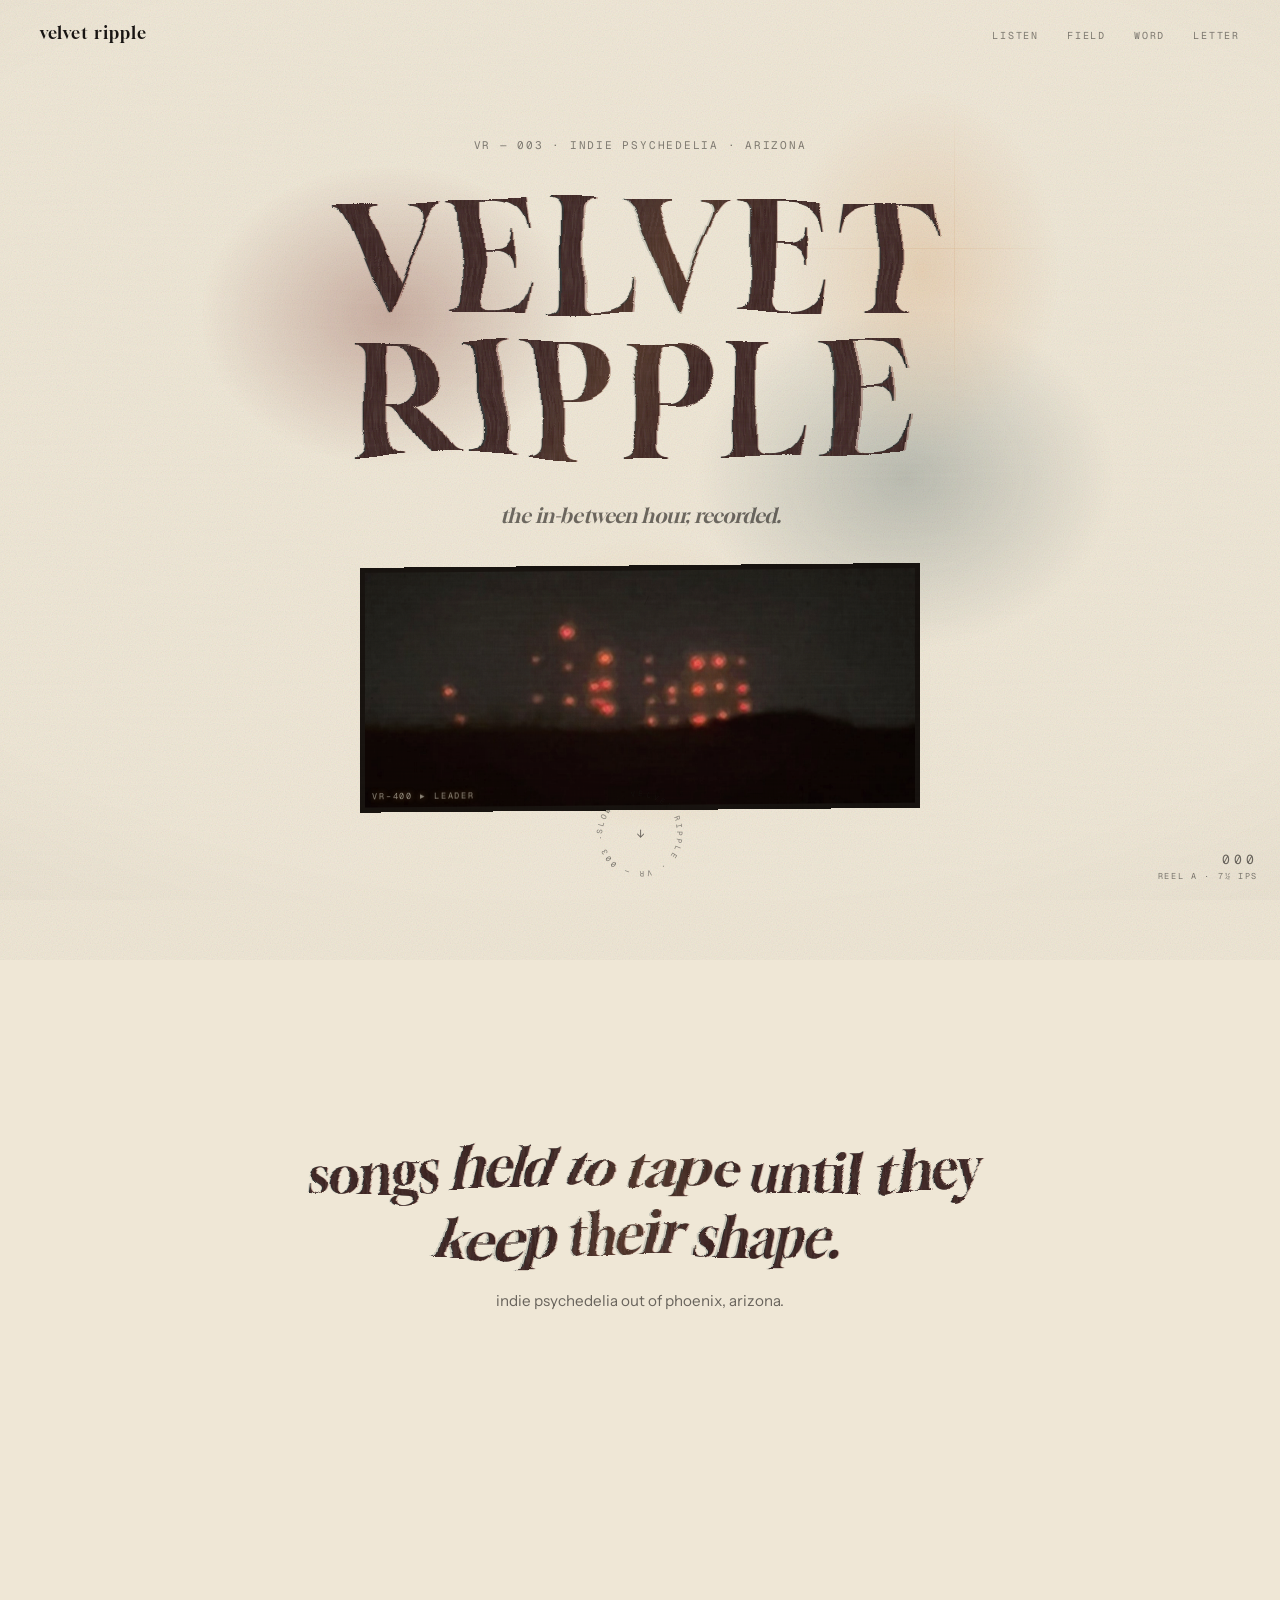
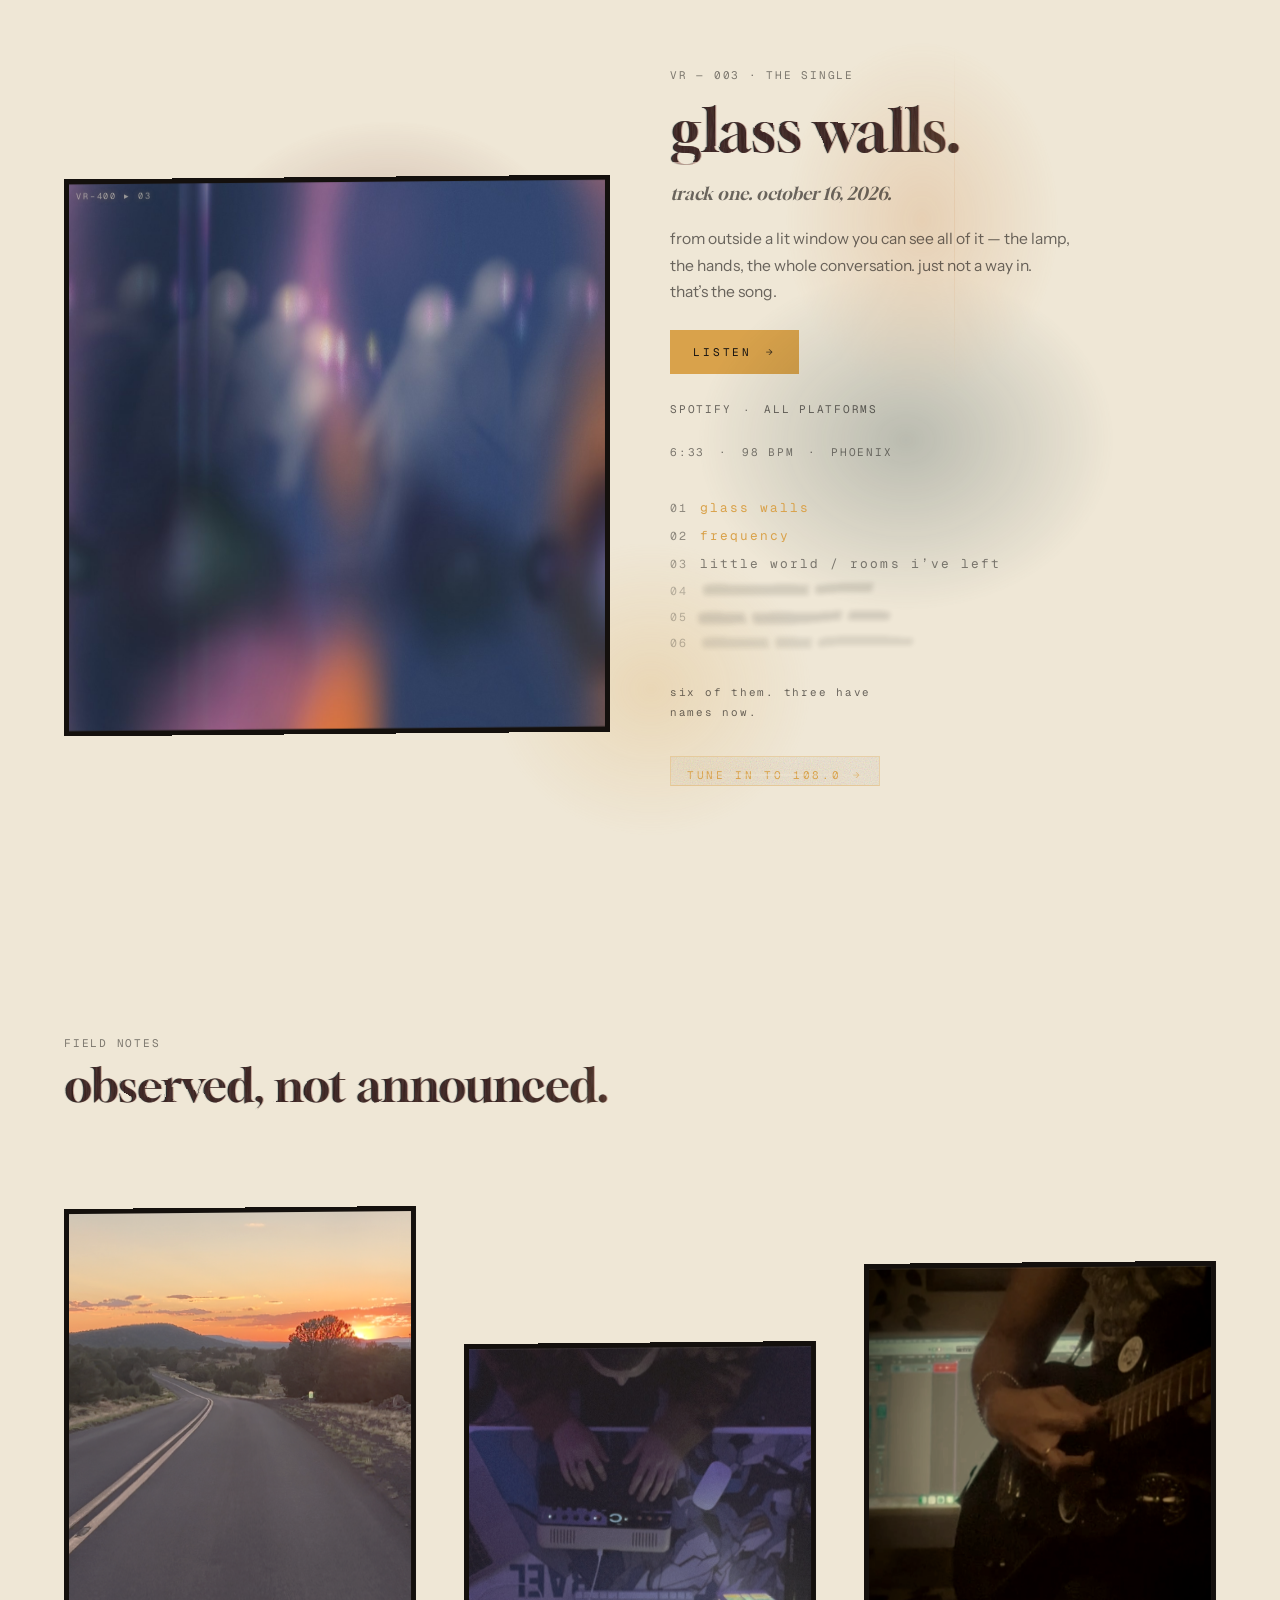
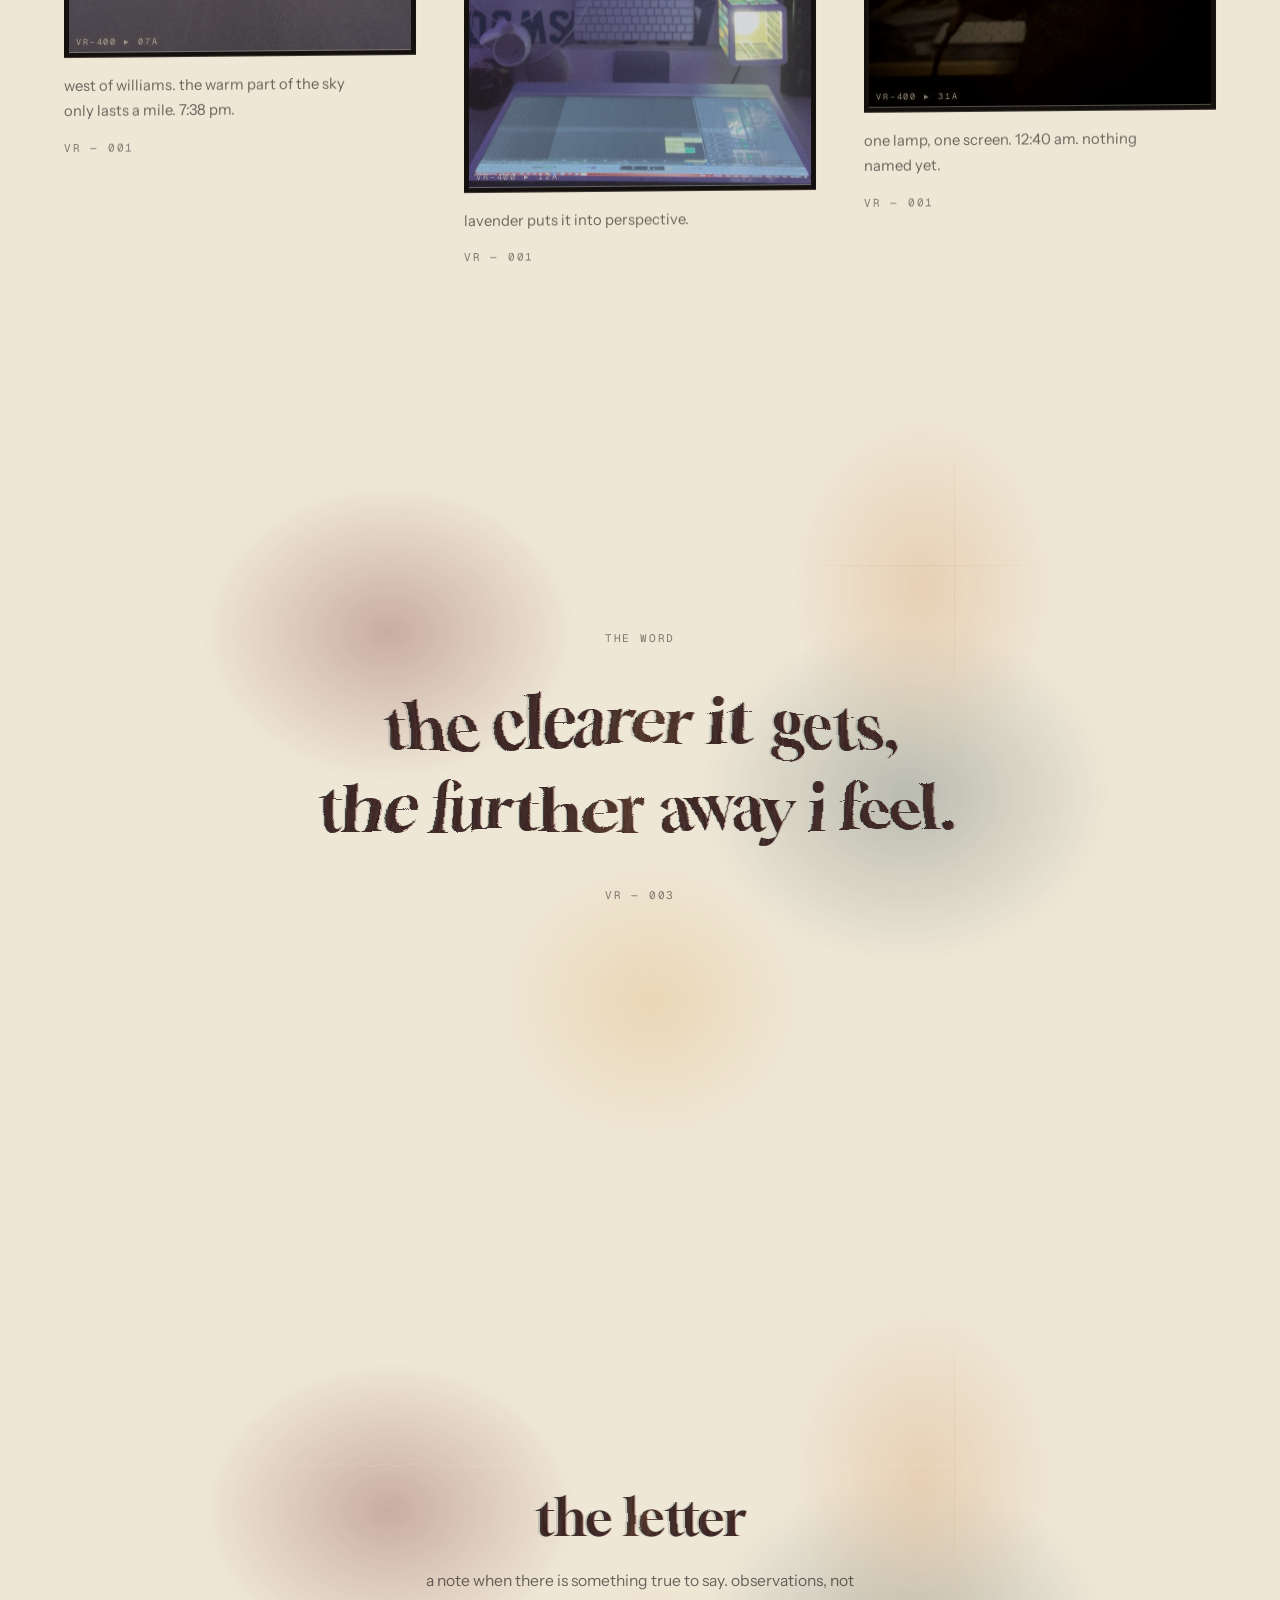
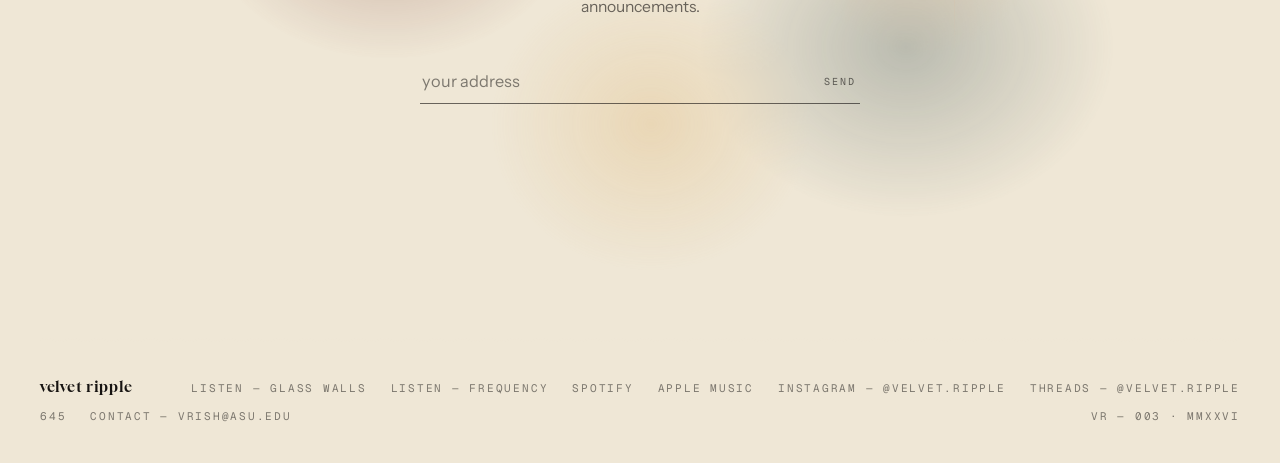
<file: index.html>
<!DOCTYPE html>
<html lang="en">
<head>
<meta charset="UTF-8">
<meta name="viewport" content="width=device-width, initial-scale=1.0">
<title>Velvet Ripple — Indie Psychedelia from Phoenix, Arizona</title>
<meta name="description" content="Indie psychedelia from Phoenix, Arizona — analog, nocturnal, tape-first, made for the in-between hour. New single Glass Walls out October 16, 2026.">
<link rel="canonical" href="https://velvetripple.art/">
<meta name="robots" content="index,follow,max-image-preview:large,max-snippet:-1">
<meta name="theme-color" content="#161311">
<meta property="og:type" content="website">
<meta property="og:site_name" content="Velvet Ripple">
<meta property="og:locale" content="en_US">
<meta property="og:url" content="https://velvetripple.art/">
<meta property="og:title" content="Velvet Ripple — Indie Psychedelia from Phoenix, Arizona">
<meta property="og:description" content="Analog, nocturnal, tape-first. Music for the in-between hour. New single Glass Walls out October 16, 2026.">
<meta property="og:image" content="https://velvetripple.art/assets/og/velvet-ripple-og.png">
<meta property="og:image:width" content="1200">
<meta property="og:image:height" content="630">
<meta property="og:image:alt" content="The Velvet Ripple wordmark in bone on an inkwell ground.">
<meta name="twitter:card" content="summary_large_image">
<meta name="twitter:title" content="Velvet Ripple — Indie Psychedelia from Phoenix, Arizona">
<meta name="twitter:description" content="Analog, nocturnal, tape-first. Music for the in-between hour. New single Glass Walls out October 16, 2026.">
<meta name="twitter:image" content="https://velvetripple.art/assets/og/velvet-ripple-og.png">
<meta name="twitter:image:alt" content="The Velvet Ripple wordmark in bone on an inkwell ground.">
<link rel="me" href="https://instagram.com/velvet.ripple">
<link rel="me" href="https://www.threads.com/@velvet.ripple">
<link rel="icon" href="assets/velvet-ripple-favicon.png">
<link rel="preload" href="fonts/Gloock-Regular.ttf" as="font" type="font/ttf" crossorigin>
<link rel="stylesheet" href="colors_and_type.css">
<script type="application/ld+json">
{"@context":"https://schema.org","@graph":[
{"@type":"MusicGroup","@id":"https://velvetripple.art/#artist","name":"Velvet Ripple","alternateName":"velvet ripple","url":"https://velvetripple.art/","mainEntityOfPage":"https://velvetripple.art/","description":"Velvet Ripple is a solo indie psychedelia project based in Phoenix, Arizona. Analog and nocturnal — songs written and recorded to tape for the in-between hour. Debut single Frequency released September 4, 2026; second single Glass Walls out October 16, 2026.","disambiguatingDescription":"Indie psychedelia project from Phoenix, Arizona, catalogued VR — 001. Distinct from other recording artists sharing the name Velvet Ripple.","genre":["Indie psychedelia","Psychedelic pop","Experimental pop","Bedroom pop"],"foundingDate":"2026","foundingLocation":{"@type":"Place","name":"Phoenix, Arizona","address":{"@type":"PostalAddress","addressLocality":"Phoenix","addressRegion":"AZ","addressCountry":"US"}},"image":"https://velvetripple.art/assets/og/velvet-ripple-og.png","logo":"https://velvetripple.art/assets/velvet-ripple-mark.svg","email":"vrish@asu.edu","sameAs":["https://instagram.com/velvet.ripple","https://www.threads.com/@velvet.ripple","https://open.spotify.com/artist/0RsDPd4YAbItk7TRinifoD","https://music.apple.com/us/artist/velvet-ripple/6805790493"],"track":[{"@id":"https://velvetripple.art/#glass-walls"},{"@id":"https://velvetripple.art/#frequency"}]},
{"@type":"MusicRecording","@id":"https://velvetripple.art/#glass-walls","name":"Glass Walls","byArtist":{"@id":"https://velvetripple.art/#artist"},"datePublished":"2026-10-16","duration":"PT6M34S","inLanguage":"en","genre":["Indie psychedelia","Dream pop"],"description":"Second single from Velvet Ripple. Slow-burning dream pop, 98 BPM, recorded in Phoenix, Arizona.","sameAs":["https://open.spotify.com/track/2inmdB5BI77fAMbQbGTOsR"]},
{"@type":"MusicRecording","@id":"https://velvetripple.art/#frequency","name":"Frequency","byArtist":{"@id":"https://velvetripple.art/#artist"},"datePublished":"2026-09-04","duration":"PT3M36S","inLanguage":"en","genre":"Indie psychedelia","description":"Debut single from Velvet Ripple. Nocturnal indie synth-pop, 108 BPM, recorded in Phoenix, Arizona.","sameAs":["https://open.spotify.com/track/4k4px5YEAr4J5agiA6WUmD","https://music.apple.com/us/album/frequency/6804748614?i=6804748625"]},
{"@type":"WebSite","@id":"https://velvetripple.art/#website","url":"https://velvetripple.art/","name":"Velvet Ripple","inLanguage":"en","publisher":{"@id":"https://velvetripple.art/#artist"}}]}
</script>
<style>
  /* ============================================================
     VELVET RIPPLE — Liquid Velvet site · v5 (release)
     calm at rest · liquefies on scroll · bone sinks to inkwell
     sept 4 2026: the single is named, the cover is sharp, the site can be listened to
     indie psychedelia: a liquid light show under every scene,
     climate-graded photos, ripple rings, warped display type
     analog: paper fiber · velvet nap · dust · vignette ·
     misregistered print · film rebates · tape counter
     ============================================================ */
  *{ box-sizing:border-box; margin:0; padding:0; }
  html{ scroll-behavior:smooth; }

  /* page climate — JS flips body[data-climate] as you descend */
  body{ --pg:#EFE7D6; --pfg:#161311;
        --pfg2:rgba(22,19,17,.62); --pfg3:rgba(22,19,17,.52);
        --prule:rgba(22,19,17,.18);
        /* v2 print-plate colors per climate */
        --mis-a:rgba(107,30,26,.32); --mis-b:rgba(43,69,73,.18); --halo:rgba(0,0,0,0);
        background:var(--pg); color:var(--pfg);
        font-family:var(--font-body);
        -webkit-font-smoothing:antialiased;
        /* the GROUND colour is not transitioned here — .ground crossfades it
           on the compositor, scroll-linked. this rule only paints the canvas
           behind the overscroll rubber-band, so it eases slowly and cheaply. */
        transition:background-color .9s linear, color var(--clim-dur,.45s) ease;
        overflow-x:hidden; }
  body[data-climate="teal"]{ --pg:#2B4549; --pfg:#EFE7D6;
        --pfg2:rgba(239,231,214,.66); --pfg3:rgba(239,231,214,.46);
        --prule:rgba(239,231,214,.20);
        --mis-a:rgba(22,19,17,.42); --mis-b:rgba(239,231,214,.14); --halo:rgba(217,162,75,.10); }
  body[data-climate="ink"]{ --pg:#161311; --pfg:#EFE7D6;
        --pfg2:rgba(239,231,214,.62); --pfg3:rgba(239,231,214,.44);
        --prule:rgba(239,231,214,.16);
        --mis-a:rgba(107,30,26,.55); --mis-b:rgba(217,162,75,.16); --halo:rgba(217,162,75,.15); }

  /* ---- the ground ---------------------------------------------
     one solid pane per climate, stacked, crossfaded by OPACITY alone —
     a compositor property, so the recolour costs no paint. liquid-scroll.js
     builds the panes from the [data-climate] sections and drives their
     opacities straight from scrollY. */
  .ground{ position:fixed; inset:0; z-index:-1; pointer-events:none;
    contain:layout paint style; }
  .ground i{ position:absolute; inset:0; opacity:0; }
  .ground i + i{ will-change:opacity; }
  .ground .g-bone{ background:#EFE7D6; }
  .ground .g-teal{ background:#2B4549; }
  .ground .g-ink{  background:#161311; }

  a{ color:inherit; text-decoration:none; }
  ::selection{ background:#6B1E1A; color:#EFE7D6; }

  /* focus — the system's oxblood outline comes from colors_and_type.css;
     on dark climates honey carries it instead */
  body[data-climate="teal"] :focus-visible,
  body[data-climate="ink"] :focus-visible{ outline-color:var(--vr-honey); }

  .mono{ font-family:var(--font-mono); font-size:11px; letter-spacing:.16em;
         text-transform:uppercase; color:var(--pfg3);
         transition:color var(--clim-dur,.45s) cubic-bezier(.33,0,.2,1); }

  /* the liquid — the melt filter drives DISPLAY TYPE ONLY. photos are
     moved by the compositor (transforms), never re-rasterized. */
  /* velvet type — melt via #vr-liquid; the pile lives in the glyph fill
     (background-clip:text = painted once, zero per-frame cost) */
  .velvet-word, .warp{ background-color:var(--pfg);
    background-image:url("data:image/svg+xml,%3Csvg xmlns='http://www.w3.org/2000/svg' width='210' height='210'%3E%3Cfilter id='v'%3E%3CfeTurbulence type='fractalNoise' baseFrequency='0.5 0.04' numOctaves='3' seed='9' stitchTiles='stitch'/%3E%3CfeColorMatrix type='saturate' values='0'/%3E%3C/filter%3E%3Crect width='100%25' height='100%25' filter='url(%23v)' opacity='0.32'/%3E%3C/svg%3E"),
      linear-gradient(115deg, rgba(217,162,75,0) 40%, rgba(217,162,75,.2) 50%, rgba(217,162,75,0) 60%);
    -webkit-background-clip:text; background-clip:text; color:transparent;
    transition:background-color var(--clim-dur,.45s) cubic-bezier(.33,0,.2,1); }
  .velvet-word{ filter:url(#vr-liquid); will-change:filter; }

  /* ---- material plates ----------------------------------------
     budget: exactly TWO blended full-viewport layers. every extra one
     forces the whole viewport to recomposite on each scroll frame,
     which is what made v3 sludgy. paper + velvet nap + projector dust
     are one static soft-light sheet; grain is the only animated plate;
     the vignette is plain alpha, so it costs nothing to blend. */
  .stock{ position:fixed; inset:0; pointer-events:none; z-index:58;
    mix-blend-mode:soft-light; opacity:var(--paper-o,.5);
    background-image:url("data:image/svg+xml,%3Csvg xmlns='http://www.w3.org/2000/svg' width='240' height='240'%3E%3Cfilter id='p'%3E%3CfeTurbulence type='fractalNoise' baseFrequency='0.010 0.30' numOctaves='3' seed='11' stitchTiles='stitch'/%3E%3CfeColorMatrix type='saturate' values='0'/%3E%3C/filter%3E%3Crect width='100%25' height='100%25' filter='url(%23p)' opacity='0.55'/%3E%3C/svg%3E"); }
  /* the nap and the dust ride INSIDE the same blended layer as pseudo-
     elements — independent knobs, still only one viewport blend */
  .stock::before, .stock::after{ content:""; position:absolute; inset:0; }
  .stock::before{ opacity:var(--nap-o,.55);
    background-image:url("data:image/svg+xml,%3Csvg xmlns='http://www.w3.org/2000/svg' width='210' height='210'%3E%3Cfilter id='v'%3E%3CfeTurbulence type='fractalNoise' baseFrequency='0.55 0.035' numOctaves='3' seed='9' stitchTiles='stitch'/%3E%3CfeColorMatrix type='saturate' values='0'/%3E%3C/filter%3E%3Crect width='100%25' height='100%25' filter='url(%23v)' opacity='0.6'/%3E%3C/svg%3E"),
      linear-gradient(115deg, rgba(239,231,214,0) 30%, rgba(239,231,214,.45) 44%, rgba(217,162,75,.26) 50%, rgba(239,231,214,.45) 56%, rgba(239,231,214,0) 70%); }
  .stock::after{ opacity:var(--dust-o,.4);
    background-image:url("data:image/svg+xml,%3Csvg xmlns='http://www.w3.org/2000/svg' width='430' height='430'%3E%3Cg fill='%23141009'%3E%3Ccircle cx='63' cy='118' r='1.1'/%3E%3Ccircle cx='299' cy='47' r='.7'/%3E%3Ccircle cx='372' cy='268' r='1.3'/%3E%3Ccircle cx='151' cy='341' r='.8'/%3E%3Crect x='218' y='166' width='1' height='9' transform='rotate(24 218 166)'/%3E%3C/g%3E%3C/svg%3E"); }

  /* film grain — the one animated plate; transform-only jitter */
  .grain{ position:fixed; inset:-60px; pointer-events:none; z-index:60;
    mix-blend-mode:multiply; opacity:calc(var(--grain-o,.55) * .5);
    will-change:transform; animation:grainJig 1.1s steps(4) infinite;
    background-image:url("data:image/svg+xml,%3Csvg xmlns='http://www.w3.org/2000/svg' width='180' height='180'%3E%3Cfilter id='n'%3E%3CfeTurbulence type='fractalNoise' baseFrequency='0.85' numOctaves='2' stitchTiles='stitch'/%3E%3C/filter%3E%3Crect width='100%25' height='100%25' filter='url(%23n)' opacity='0.6'/%3E%3C/svg%3E"); }
  @keyframes grainJig{
    0%{ transform:translate3d(0,0,0); } 25%{ transform:translate3d(-22px,14px,0); }
    50%{ transform:translate3d(14px,-26px,0); } 75%{ transform:translate3d(-10px,-12px,0); }
    100%{ transform:translate3d(0,0,0); } }

  /* v2 · enlarger vignette — alpha only, never blended */
  .vig{ position:fixed; inset:0; pointer-events:none; z-index:57;
    background:radial-gradient(ellipse 118% 96% at 50% 46%, rgba(0,0,0,0) 56%, rgba(18,14,11,var(--vig-o,.10)) 128%); }

  @media (prefers-reduced-motion: reduce){ .grain{ animation:none; } }

  /* v2 · misregistered print — second pass slightly off-register;
     on dark grounds the ghost warms into halation */
  .misreg{ text-shadow:
      var(--misx,1.2px) 0 0 var(--mis-a),
      calc(-1 * var(--misx,1.2px)) 0 0 var(--mis-b),
      0 0 30px var(--halo);
    transition:text-shadow var(--clim-dur,.45s) cubic-bezier(.33,0,.2,1); }

  /* v2 · film rebate — photos sit in negative frames w/ edge markings */
  .film{ position:relative; border:5px solid #14100D;
    box-shadow:0 0 0 1px rgba(239,231,214,.06) inset; }
  .rebate{ position:absolute; left:7px; bottom:5px; z-index:2;
    font-family:var(--font-mono); font-size:8.5px; letter-spacing:.22em;
    text-transform:uppercase; color:rgba(239,231,214,.55);
    text-shadow:0 0 6px rgba(217,162,75,.35); pointer-events:none; }

  /* v2 · tape counter — bottom right, fed by scroll */
  .tape{ position:fixed; right:22px; bottom:18px; z-index:45; text-align:right;
    display:flex; flex-direction:column; gap:2px; pointer-events:none; }
  .tape .tc-count{ font-family:var(--font-mono); font-size:13px; letter-spacing:.3em;
    color:var(--pfg2); font-variant-numeric:tabular-nums;
    transition:color var(--clim-dur,.45s) cubic-bezier(.33,0,.2,1); }
  .tape .tc-sub{ font-family:var(--font-mono); font-size:8.5px; letter-spacing:.2em;
    text-transform:uppercase; color:var(--pfg3);
    transition:color var(--clim-dur,.45s) cubic-bezier(.33,0,.2,1); }
  body[data-tape="off"] .tape{ display:none; }

  /* v4 · indie psychedelia — the liquid light show.
     wet-plate projector pools in brand inks, running under EVERY scene.
     scoped per-section + isolation:isolate so the blend is contained to
     that section's box instead of promoting the whole page. blobs move
     on transform and breathe on opacity — both compositor-only, so the
     light show is free during scroll. */
  .lit{ isolation:isolate; }
  .oil{ position:absolute; inset:0; overflow:hidden; pointer-events:none;
    mix-blend-mode:multiply; opacity:var(--oil-o,.34); }
  body[data-climate="teal"] .oil, body[data-climate="ink"] .oil{ mix-blend-mode:screen; }
  .oil i{ position:absolute; border-radius:50%; will-change:transform,opacity; }
  .oil .o1{ width:58vmin; height:46vmin; left:10%; top:12%;
    background:radial-gradient(closest-side, rgba(107,30,26,.85), rgba(107,30,26,0) 72%);
    animation:oilA 47s ease-in-out infinite alternate; }
  .oil .o2{ width:66vmin; height:54vmin; right:6%; top:26%;
    background:radial-gradient(closest-side, rgba(43,69,73,.8), rgba(43,69,73,0) 70%);
    animation:oilB 61s ease-in-out infinite alternate; }
  .oil .o3{ width:48vmin; height:44vmin; left:34%; bottom:2%;
    background:radial-gradient(closest-side, rgba(217,162,75,.68), rgba(217,162,75,0) 74%);
    animation:oilC 73s ease-in-out infinite alternate; }
  .oil .o4{ width:40vmin; height:52vmin; left:58%; top:4%;
    background:radial-gradient(closest-side, rgba(196,107,31,.55), rgba(196,107,31,0) 76%);
    animation:oilD 67s ease-in-out infinite alternate; }
  @keyframes oilA{ from{ transform:translate3d(0,0,0) scale(1); } to{ transform:translate3d(9vmin,6vmin,0) scale(1.28); } }
  @keyframes oilB{ from{ transform:translate3d(0,0,0) scale(1.15); } to{ transform:translate3d(-12vmin,5vmin,0) scale(.88); } }
  @keyframes oilC{ from{ transform:translate3d(0,0,0) scale(1); } to{ transform:translate3d(7vmin,-9vmin,0) scale(1.32); } }
  @keyframes oilD{ from{ transform:translate3d(0,0,0) scale(.9); } to{ transform:translate3d(-8vmin,8vmin,0) scale(1.2); } }
  /* colour wander without hue-rotate: the pools cross-fade at different
     periods, so the overlaps mix new colour on their own (free) */
  body[data-hue="on"] .oil .o1{ animation:oilA 47s ease-in-out infinite alternate, oilFade 29s ease-in-out infinite alternate; }
  body[data-hue="on"] .oil .o2{ animation:oilB 61s ease-in-out infinite alternate, oilFade 37s ease-in-out infinite alternate -9s; }
  body[data-hue="on"] .oil .o3{ animation:oilC 73s ease-in-out infinite alternate, oilFade 43s ease-in-out infinite alternate -21s; }
  body[data-hue="on"] .oil .o4{ animation:oilD 67s ease-in-out infinite alternate, oilFade 31s ease-in-out infinite alternate -14s; }
  @keyframes oilFade{ from{ opacity:.45; } to{ opacity:1; } }

  /* v4 · psych photo grade — deepens with the climate, set once per
     climate change (never per frame) */
  .film img{ transition:filter var(--clim-dur,.45s) cubic-bezier(.33,0,.2,1); }
  body[data-climate="teal"] .film img{ filter:saturate(.82) contrast(1.09) sepia(.12) hue-rotate(-6deg); }
  body[data-climate="ink"] .film img{ filter:saturate(.72) contrast(1.14) sepia(.2) hue-rotate(-12deg) brightness(.94); }

  /* v4 · wavy rule — the ripple as a divider */
  .ripple-rule{ height:6px; border:0; margin:0 auto; width:min(680px,72vw); opacity:.75;
    background:url("data:image/svg+xml,%3Csvg xmlns='http://www.w3.org/2000/svg' width='26' height='6'%3E%3Cpath d='M0 3 Q 6.5 0 13 3 T 26 3' fill='none' stroke='%23EFE7D6' stroke-opacity='.34'/%3E%3C/svg%3E") repeat-x; }

  /* v3 · ripple rings — slow sonar circles behind the word */
  .rings{ position:absolute; inset:0; display:grid; place-items:center; pointer-events:none; }
  .rings i{ grid-area:1/1; width:36vmin; height:36vmin; border-radius:50%;
    border:1px solid var(--prule); opacity:0; will-change:transform,opacity;
    animation:ripple 13s linear infinite; }
  .rings i:nth-child(even){ border-color:rgba(217,162,75,.34); }
  .rings i:nth-child(2){ animation-delay:3.25s; } .rings i:nth-child(3){ animation-delay:6.5s; }
  .rings i:nth-child(4){ animation-delay:9.75s; }
  @keyframes ripple{ 0%{ transform:scale(.3); opacity:0; } 10%{ opacity:.55; }
    70%{ opacity:.16; } 100%{ transform:scale(3.2); opacity:0; } }
  body[data-rings="off"] .rings{ display:none; }

  /* v3 · type warp — static melt on display titles (#vr-warp is never
     mutated per frame; renders once, cached) */
  .warp{ filter:url(#vr-warp); }

  @media (prefers-reduced-motion: reduce){
    .oil, .oil i, .rings i, .cue-ring, .tunein .tune-static, .tunein::after{ animation:none !important; } }

  /* nav */
  nav{ position:fixed; top:0; left:0; right:0; z-index:40;
       display:flex; align-items:baseline; gap:28px; padding:22px 40px; }
  .nav-mark{ font-family:var(--font-display); font-size:17px; letter-spacing:.06em; margin-right:auto; }
  nav a.lnk{ font-family:var(--font-mono); font-size:10px; letter-spacing:.18em;
       text-transform:uppercase; color:var(--pfg3); transition:color var(--dur-hover,400ms) ease; }
  nav a.lnk:hover{ color:var(--pfg); }

  section{ position:relative; }

  /* photos ride the compositor: the scroll loop writes only transform */
  [data-plx]{ will-change:transform; }

  /* reveals */
  .rv{ opacity:0; transform:translateY(26px); transition:opacity 1.3s ease, transform 1.3s ease; }
  .rv.in{ opacity:1; transform:none; }
  @media (prefers-reduced-motion: reduce){ .rv{ opacity:1; transform:none; } }

  /* ---------- 1 · HERO ---------- */
  .hero{ min-height:100vh; display:flex; flex-direction:column; align-items:center;
         justify-content:center; text-align:center; gap:34px; padding:120px 24px 80px; }
  .hero-word{ font-family:var(--font-display); font-weight:400; text-transform:uppercase;
       font-size:clamp(3.6rem,11.5vw,10rem); line-height:.96; letter-spacing:.09em;
       text-indent:.09em; }
  @keyframes vrBreathe{ 0%,100%{ transform:scale(1) skewX(0deg); }
    33%{ transform:scale(1.008) skewX(.22deg); } 66%{ transform:scale(1.014) skewX(-.18deg); } }
  @media (prefers-reduced-motion: no-preference){
    .hero-word{ animation:vrBreathe 9s ease-in-out infinite; } }
  .hero-sub{ font-family:var(--font-display); font-style:italic;
       font-size:clamp(1rem,1.6vw,1.3rem); color:var(--pfg2);
       transition:color var(--clim-dur,.45s) cubic-bezier(.33,0,.2,1); }
  .hero-strip{ width:min(560px,82vw); aspect-ratio:21/9; overflow:hidden; }
  .hero-strip img{ width:100%; height:100%; object-fit:cover; display:block;
       filter:saturate(.9) contrast(1.05) sepia(.07); }
  .hero-cue{ position:absolute; bottom:18px; left:50%; transform:translateX(-50%);
       width:96px; height:96px; display:grid; place-items:center; }
  .cue-ring{ position:absolute; inset:0; overflow:visible; animation:cueSpin 28s linear infinite; }
  .cue-ring text{ font-family:var(--font-mono); font-size:8px; letter-spacing:.28em;
       text-transform:uppercase; fill:var(--pfg3); transition:fill var(--clim-dur,.45s) cubic-bezier(.33,0,.2,1); }
  .cue-arrow{ font-family:var(--font-mono); font-size:12px; color:var(--pfg2);
       animation:cuePulse 3.2s ease-in-out infinite; }
  @keyframes cueSpin{ to{ transform:rotate(360deg); } }
  @keyframes cuePulse{ 0%,100%{ opacity:.35; } 50%{ opacity:.85; } }

  /* ---------- 2 · THESIS ---------- */
  .thesis{ min-height:72vh; display:flex; flex-direction:column; align-items:center;
       justify-content:center; gap:22px; text-align:center; padding:80px 24px; }
  .thesis-line{ font-family:var(--font-display); font-style:italic; font-weight:400;
       font-size:clamp(1.8rem,4.2vw,3.3rem); line-height:1.25; max-width:22ch; }
  .thesis-sub{ font-family:var(--font-body); font-size:.95rem; color:var(--pfg2);
       transition:color var(--clim-dur,.45s) cubic-bezier(.33,0,.2,1); }

  /* ---------- 3 · FORMING ---------- */
  .forming{ min-height:100vh; display:grid; grid-template-columns:1fr 1fr;
       align-items:center; gap:60px; padding:120px 64px; max-width:1280px; margin:0 auto; }
  .forming-art{ position:relative; aspect-ratio:1/1; overflow:hidden; background:#1E1A17; }
  /* the cover has been public since the announce — it sits sharp, and it is exempt from the
     climate grade: artwork has to match what people find on the shelf */
  .forming-art img{ position:absolute; inset:0; width:100%; height:100%; object-fit:cover; display:block; }
  body[data-climate] .forming-art img{ filter:none; }
  /* the cover prints its own title bottom-left, so the rebate moves to the top edge */
  .forming-art .rebate{ top:6px; bottom:auto; }
  /* the cover is the door to 645: it fogs over on hover, the way the pane does, and opens on click */
  .pane-door{ position:absolute; inset:0; display:block; }
  .pane-door img{ transition:filter 1.4s ease; }
  .forming-art:hover .pane-door img, body[data-climate] .forming-art:hover .pane-door img{ filter:blur(7px) saturate(.85); }

  /* tracklist — present, six rows, none of it legible yet. the rows carry word LENGTHS
     only: no titles exist in the markup, so there is nothing to read in the source either. */
  .tracklist{ list-style:none; display:flex; flex-direction:column; gap:11px; margin-top:22px;
       max-width:32ch; color:var(--pfg2); transition:color var(--clim-dur,.45s) cubic-bezier(.33,0,.2,1); }
  .tracklist li{ display:flex; align-items:center; gap:11px; }
  .tracklist .tn{ font-size:.72rem; letter-spacing:.2em; opacity:.5; flex:none; }
  .tracklist .tw{ height:.58em; width:var(--w,20%); background:currentColor; opacity:.3;
       border-radius:1.5px; }
  .tracklist li:nth-child(even) .tw{ height:.52em; opacity:.26; }
  /* each row sat in the developer a little differently */
  .tracklist li:nth-child(2) .smear{ translate:2px 1px; }
  .tracklist li:nth-child(3) .smear{ translate:-3px 0; opacity:.86; }
  .tracklist li:nth-child(4) .smear{ translate:4px -1px; opacity:.78; }
  .tracklist li:nth-child(5) .smear{ translate:-1px 1px; opacity:.7; }
  .tracklist li:nth-child(6) .smear{ translate:3px 0; opacity:.62; }
  .tracklist .smear{ display:flex; align-items:baseline; gap:7px; flex:1; filter:url(#vr-melt) blur(2.9px); }
  /* two tracks are out and a third is named — they develop as the list comes into view; the rest stay on the shelf */
  .tracklist .tt{ display:none; }
  .tracklist li.clear .smear{ display:none; }
  .tracklist li.clear .tt{ display:inline; color:var(--vr-honey); opacity:1;
       text-transform:none; font-size:.8rem; letter-spacing:.16em; }
  .tracklist.in li.clear .tt{ animation:trackDevelop 2.6s ease both .5s; }
  .tracklist li.clear .tn{ opacity:.85; }
  /* named but not out: legible in the list's own ink, no honey yet */
  .tracklist li.named .smear{ display:none; }
  .tracklist li.named .tt{ display:inline; opacity:1; text-transform:none; font-size:.8rem; letter-spacing:.16em; }
  .tracklist li.named .tn{ opacity:.7; }
  @keyframes trackDevelop{ from{ filter:blur(7px); opacity:0; }
       60%{ filter:blur(1.2px); opacity:.7; } to{ filter:blur(0); opacity:1; } }
  .tracknote{ display:block; margin-top:14px; max-width:32ch; text-transform:none;
       font-size:.68rem; letter-spacing:.16em; line-height:1.85;
       color:var(--pfg2); opacity:.6; transition:color var(--clim-dur,.45s) cubic-bezier(.33,0,.2,1); }

  /* the door — a dial plate, dusted with static until you tune it in */
  .tunein{ position:relative; align-self:flex-start; margin-top:22px; display:inline-flex;
       align-items:center; gap:12px; padding:11px 16px; letter-spacing:.24em; overflow:hidden;
       color:var(--vr-honey); border:1px solid rgba(217,162,75,.3); background:rgba(217,162,75,.05);
       transition:border-color var(--dur-hover,.5s) ease, background var(--dur-hover,.5s) ease; }
  .tunein .tune-static{ position:absolute; inset:-40%; pointer-events:none; opacity:.55;
       mix-blend-mode:overlay; background-repeat:repeat;
       background-image:url("data:image/svg+xml,%3Csvg xmlns='http://www.w3.org/2000/svg' width='120' height='120'%3E%3Cfilter id='s'%3E%3CfeTurbulence type='fractalNoise' baseFrequency='.85' numOctaves='2'/%3E%3C/filter%3E%3Crect width='120' height='120' filter='url(%23s)' opacity='.6'/%3E%3C/svg%3E");
       animation:tuneHiss .42s steps(3) infinite, tuneDrift 9s linear infinite;
       transition:opacity var(--dur-hover,.5s) ease; }
  /* tape tracking — one bright line crawls the plate every few seconds */
  .tunein::after{ content:""; position:absolute; left:0; right:0; height:2px;
       background:linear-gradient(90deg,transparent,rgba(239,231,214,.5),transparent);
       animation:tuneTrack 7.5s linear infinite; pointer-events:none; }
  .tunein .tune-t{ position:relative; text-shadow:0 0 12px rgba(217,162,75,.35);
       transition:letter-spacing var(--dur-hover,.5s) ease, text-shadow var(--dur-hover,.5s) ease; }
  .tunein .tune-ar{ position:relative; opacity:.6; transition:opacity var(--dur-hover,.5s) ease, translate var(--dur-hover,.5s) ease; }
  .tunein:hover{ color:var(--vr-honey); border-color:rgba(217,162,75,.7); background:rgba(217,162,75,.1); }
  .tunein:hover .tune-static{ opacity:.12; }          /* it comes in clear */
  .tunein:hover .tune-t{ letter-spacing:.28em; text-shadow:0 0 18px rgba(217,162,75,.6); }
  .tunein:hover .tune-ar{ opacity:1; translate:3px 0; }
  @keyframes tuneHiss{ 0%{ transform:translate3d(0,0,0); } 33%{ transform:translate3d(-3%,2%,0); }
       66%{ transform:translate3d(2%,-3%,0); } 100%{ transform:translate3d(-1%,-1%,0); } }
  @keyframes tuneDrift{ from{ background-position:0 0; } to{ background-position:120px 90px; } }
  @keyframes tuneTrack{ 0%,82%{ top:-4px; opacity:0; } 84%{ opacity:.9; }
       97%{ top:100%; opacity:.5; } 100%{ top:100%; opacity:0; } }
  .forming-art .stamp{ position:absolute; left:18px; bottom:16px; z-index:2; }
  .forming-copy{ display:flex; flex-direction:column; gap:18px; }
  .forming-title{ font-family:var(--font-display); font-weight:400;
       font-size:clamp(2.2rem,4.6vw,3.8rem); line-height:1.05; }
  .forming-it{ font-family:var(--font-display); font-style:italic;
       font-size:1.1rem; line-height:1.6; color:var(--pfg2); max-width:34ch;
       transition:color var(--clim-dur,.45s) cubic-bezier(.33,0,.2,1); }
  .forming-body{ font-family:var(--font-body); font-size:.98rem; line-height:1.7;
       color:var(--pfg2); max-width:40ch; transition:color var(--clim-dur,.45s) cubic-bezier(.33,0,.2,1); }
  /* the one loud thing on the page — honey plate, ink type. the song is allowed to be loud. */
  .listen{ align-self:flex-start; display:inline-flex; align-items:center; gap:14px;
       padding:14px 22px; margin-top:6px; font-family:var(--font-mono); font-size:11px;
       letter-spacing:.26em; text-transform:uppercase; color:#161311; background:var(--vr-honey);
       border:1px solid var(--vr-honey);
       transition:background var(--dur-hover,.5s) ease, border-color var(--dur-hover,.5s) ease, gap var(--dur-hover,.5s) ease; }
  .listen:hover{ background:#E4B15F; border-color:#E4B15F; gap:20px; }
  .listen .ar{ opacity:.7; }
  /* the direct doors — spotify and apple by name; the plate stays the one honey thing */
  .listen-direct{ display:flex; align-items:center; gap:12px; flex-wrap:wrap; margin-top:10px; }
  .listen-direct a{ color:var(--pfg2); border-bottom:1px solid transparent; padding-bottom:2px;
       transition:color var(--dur-hover,.5s) ease, border-color var(--dur-hover,.5s) ease; }
  .listen-direct a:hover{ color:var(--vr-honey); border-bottom-color:var(--vr-honey); }
  .forming-meta{ display:flex; gap:14px; flex-wrap:wrap; margin-top:8px; }
  /* the one door to the frequency room — never explained */
  .forming-link{ align-self:flex-start; margin-top:16px; letter-spacing:.24em;
       border-bottom:1px solid rgba(217,162,75,.4); padding-bottom:3px;
       transition:color var(--dur-hover,.5s) ease, border-color var(--dur-hover,.5s) ease; }
  .forming-link:hover{ color:var(--vr-honey); border-bottom-color:var(--vr-honey); }

  /* ---------- 4 · FIELD NOTES ---------- */
  .field{ padding:130px 64px 150px; max-width:1280px; margin:0 auto; }
  .field-head{ display:flex; flex-direction:column; gap:12px; margin-bottom:64px; }
  .field-title{ font-family:var(--font-display); font-weight:400;
       font-size:clamp(2rem,3.6vw,3rem); line-height:1; }
  .field-grid{ display:grid; grid-template-columns:repeat(3,1fr); gap:48px; align-items:start; }
  .fnote{ display:flex; flex-direction:column; gap:16px; }
  .fnote:nth-child(2){ margin-top:84px; }
  .fnote:nth-child(3){ margin-top:36px; }
  .fnote figure{ overflow:hidden; aspect-ratio:4/5; }
  .fnote img{ width:100%; height:100%; object-fit:cover; display:block;
       filter:saturate(.88) contrast(1.06) sepia(.07); }
  .fnote-cap{ font-family:var(--font-body); font-size:.92rem; line-height:1.65;
       color:var(--pfg2); max-width:30ch; transition:color var(--clim-dur,.45s) cubic-bezier(.33,0,.2,1); }

  /* ---------- 5 · THE WORD ---------- */
  .word{ min-height:100vh; display:flex; flex-direction:column; align-items:center;
       justify-content:center; gap:38px; text-align:center; padding:120px 24px; overflow:hidden; }
  .word-lyric{ font-family:var(--font-display); font-weight:400;
       font-size:clamp(2rem,5vw,4.2rem); line-height:1.3; max-width:18ch; }

  /* ---------- 6 · THE LETTER ---------- */
  .letter{ min-height:80vh; display:flex; flex-direction:column; align-items:center;
       justify-content:center; gap:24px; text-align:center; padding:120px 24px 60px; }
  .letter-title{ font-family:var(--font-display); font-weight:400;
       font-size:clamp(2rem,4vw,3.2rem); line-height:1; }
  .letter-copy{ font-family:var(--font-body); font-size:.98rem; line-height:1.7;
       color:var(--pfg2); max-width:44ch; transition:color var(--clim-dur,.45s) cubic-bezier(.33,0,.2,1); }
  .letter-form{ display:flex; width:min(440px,86vw); border-bottom:1px solid var(--pfg2);
       margin-top:14px; transition:border-color var(--dur-hover,400ms) ease; }
  .letter-form:focus-within{ border-bottom-color:var(--vr-honey); }
  .letter-form.err{ border-bottom-color:var(--error-on-deep,#D99A93); }
  .letter-form input{ flex:1; min-width:0; width:100%; background:none; border:none; outline:none; color:var(--pfg);
       -webkit-appearance:none; appearance:none; border-radius:0; box-shadow:none;
       font-family:var(--font-body); font-size:1.02rem; padding:12px 2px; }
  .letter-form input::placeholder{ color:var(--pfg3); }
  .letter-form .hp{ position:absolute; left:-5000px; width:1px; height:1px; opacity:0; } /* honeypot — people never see it, bots fill it */
  .letter-form button{ background:none; border:none; cursor:pointer; color:var(--pfg2);
       font-family:var(--font-mono); font-size:10px; letter-spacing:.2em;
       text-transform:uppercase; padding:0 4px; transition:color var(--dur-hover,400ms) ease; }
  .letter-form button:hover{ color:#D9A24B; } /* honey as text — legal here: ink climate only */
  /* back from eomail5 there is nothing left to ask for, so the field and the send give up their
     slot and the answer takes it — same rule, same height, nothing on the page moves. it is set
     in the mono face and left-aligned on the rule so it reads as a line of plain text rather
     than as a message about a form. */
  .letter-said{ display:none; flex:1; font-family:var(--font-mono);
       font-size:.8rem; letter-spacing:.16em; line-height:1.6; text-align:left;
       padding:12px 2px; color:var(--ok-on-deep,#A9BD97); }
  .letter-form.sent{ border-bottom-color:var(--ok-on-deep,#A9BD97); }
  .letter-form.sent input, .letter-form.sent button{ display:none; }
  .letter-form.sent .letter-said{ display:block; }
  .letter-note{ font-family:var(--font-body); font-size:.88rem; line-height:1.6; min-height:1.6em; }
  .letter-note.err{ color:var(--error-on-deep,#D99A93); } /* the note only ever carries the error now */

  footer{ display:flex; align-items:baseline; gap:24px; row-gap:14px; flex-wrap:wrap; padding:40px; position:relative; }
  footer .mono{ white-space:nowrap; }
  footer::before{ content:""; position:absolute; top:0; left:40px; right:40px; height:6px;
       background:url("data:image/svg+xml,%3Csvg xmlns='http://www.w3.org/2000/svg' width='26' height='6'%3E%3Cpath d='M0 3 Q 6.5 0 13 3 T 26 3' fill='none' stroke='%23EFE7D6' stroke-opacity='.28'/%3E%3C/svg%3E") repeat-x; }
  footer .nav-mark{ font-size:15px; }
  footer .mono a:hover{ color:var(--pfg); }
  footer .right{ margin-left:auto; }

  @media (max-width: 900px){
    nav{ padding:18px 22px; gap:16px; }
    /* on a phone the bare rule reads as a line, not a field — give the address somewhere to go */
    .letter-form{ width:min(440px,100%); border:1px solid var(--pfg2); border-radius:2px;
         padding:0 8px 0 14px; align-items:center; }
    .letter-form:focus-within{ border-color:var(--vr-honey); }
    .letter-form.err{ border-color:var(--error-on-deep,#D99A93); }
    .letter-form.sent{ border-color:var(--ok-on-deep,#A9BD97); }
    .letter-form input{ font-size:16px; padding:14px 0; }
    .letter-form input::placeholder{ color:var(--pfg2); }
    .letter-form button{ padding:14px 6px; }
    .letter{ padding:100px 22px 60px; }
    .forming{ grid-template-columns:1fr; gap:40px; padding:100px 24px; }
    .field{ padding:100px 24px 110px; }
    .field-grid{ grid-template-columns:1fr; gap:56px; }
    .fnote:nth-child(2), .fnote:nth-child(3){ margin-top:0; }
    footer{ flex-wrap:wrap; padding:32px 22px; }
    .tape{ right:14px; bottom:12px; }
  }
</style>
</head>
<body data-climate="bone">

<!-- the liquid filter — JS warbles baseFrequency + scale -->
<svg width="0" height="0" style="position:absolute" aria-hidden="true">
  <filter id="vr-liquid" x="-8%" y="-8%" width="116%" height="116%">
    <feTurbulence id="vr-turb" type="fractalNoise" baseFrequency="0.006 0.010" numOctaves="2" seed="7" result="n"></feTurbulence>
    <feDisplacementMap id="vr-disp" in="SourceGraphic" in2="n" scale="3" xChannelSelector="R" yChannelSelector="G"></feDisplacementMap>
  </filter>
  <!-- static type-warp — attributes only change from the Tweaks knob -->
  <filter id="vr-warp" x="-12%" y="-12%" width="124%" height="124%">
    <feTurbulence type="fractalNoise" baseFrequency="0.011 0.02" numOctaves="1" seed="3" result="wn"></feTurbulence>
    <feDisplacementMap id="vr-warp-disp" in="SourceGraphic" in2="wn" scale="3.2" xChannelSelector="R" yChannelSelector="G"></feDisplacementMap>
  </filter>
</svg>

<div class="vig" aria-hidden="true"></div>
<div class="stock" aria-hidden="true"></div>
<div class="grain" aria-hidden="true"></div>

<div class="tape" aria-hidden="true">
  <span class="tc-count" id="vr-count">000</span>
  <span class="tc-sub">reel a · 7½ ips</span>
</div>

<nav>
  <a class="nav-mark" href="#top">velvet ripple</a>
  <a class="lnk" href="#forming">listen</a>
  <a class="lnk" href="#field">field</a>
  <a class="lnk" href="#word">word</a>
  <a class="lnk" href="#letter">letter</a>
</nav>

<svg width="0" height="0" aria-hidden="true" style="position:absolute"><filter id="vr-melt" x="-15%" y="-15%" width="130%" height="130%" color-interpolation-filters="sRGB"><feTurbulence type="fractalNoise" baseFrequency="0.009 0.042" numOctaves="2" seed="7" result="n"></feTurbulence><feDisplacementMap in="SourceGraphic" in2="n" scale="13" xChannelSelector="R" yChannelSelector="G"></feDisplacementMap></filter></svg>

<!-- 1 · HERO -->
<section class="hero lit" id="top" data-climate="bone" data-screen-label="hero">
  <div class="oil" aria-hidden="true"><i class="o1"></i><i class="o2"></i><i class="o3"></i><i class="o4"></i></div>
  <div class="rings" aria-hidden="true"><i></i><i></i><i></i><i></i></div>
  <span class="mono">vr — 003 · indie psychedelia · arizona</span>
  <h1 class="hero-word velvet-word misreg">velvet<br>ripple</h1>
  <p class="hero-sub">the in-between hour, recorded.</p>
  <div class="hero-strip film" data-plx="22">
    <img src="assets/photos/towers-strip.jpg" alt="Red tower lights on a ridge at night, seen from the highway — the Frequency field photograph">
    <span class="rebate">vr–400 ▸ leader</span>
  </div>
  <div class="hero-cue" aria-hidden="true">
    <svg class="cue-ring" viewBox="0 0 100 100"><defs><path id="cue-o" d="M50,50 m-39,0 a39,39 0 1,1 78,0 a39,39 0 1,1 -78,0"></path></defs><text><textPath href="#cue-o">slow · velvet ripple · vr — 003 ·&#160;</textPath></text></svg>
    <span class="cue-arrow">↓</span>
  </div>
</section>

<!-- 2 · THESIS -->
<section class="thesis" data-climate="bone" data-screen-label="thesis">
  <p class="thesis-line rv velvet-word misreg">songs held to tape until they keep their shape.</p>
  <p class="thesis-sub rv">indie psychedelia out of phoenix, arizona.</p>
</section>

<!-- 3 · THE SINGLE · the record, still forming behind it -->
<section class="forming lit" id="forming" data-climate="teal" data-screen-label="the single">
  <div class="oil" aria-hidden="true"><i class="o1"></i><i class="o2"></i><i class="o3"></i><i class="o4"></i></div>
  <div class="forming-art rv film" data-plx="16">
    <a class="pane-door" href="645.html" aria-label="the window — 645"><img src="assets/photos/glass-walls-cover-1200.jpg" alt="Glass Walls — single cover art: blurred figures seen through a pane of glass, navy light, a magenta haze, an orange glow low in the frame"></a>
    <span class="rebate">vr–400 ▸ 03</span>
  </div>
  <div class="forming-copy">
    <span class="mono rv">vr — 003 · the single</span>
    <h2 class="forming-title rv misreg warp">glass walls.</h2>
    <p class="forming-it rv">track one. october 16, 2026.</p>
    <p class="forming-body rv">from outside a lit window you can see all of it &mdash; the lamp, the hands, the whole conversation. just not a way in. that&rsquo;s the song.</p>
    <a class="listen rv" id="listen" href="https://ditto.fm/glass-walls-velvet-ripple" target="_blank" rel="noopener"><span class="listen-t">listen</span><span class="ar">&rarr;</span></a>
    <div class="listen-direct rv" aria-label="listen on">
      <a class="mono" href="https://open.spotify.com/track/2inmdB5BI77fAMbQbGTOsR" target="_blank" rel="noopener">spotify</a>
      <span class="mono">·</span>
      <a class="mono" href="https://ditto.fm/glass-walls-velvet-ripple" target="_blank" rel="noopener">all platforms</a>
    </div>
    <div class="forming-meta rv">
      <span class="mono">6:33</span>
      <span class="mono">·</span>
      <span class="mono">98 bpm</span>
      <span class="mono">·</span>
      <span class="mono">phoenix</span>
    </div>
    <ol class="tracklist rv" aria-label="six tracks, three of them named">
      <li class="clear"><span class="tn mono">01</span><span class="smear"><span class="tw" style="--w:26%"></span><span class="tw" style="--w:14%"></span><span class="tw" style="--w:31%"></span></span><span class="tt mono">glass walls</span></li>
      <li class="clear"><span class="tn mono">02</span><span class="smear"><span class="tw" style="--w:19%"></span><span class="tw" style="--w:38%"></span></span><span class="tt mono">frequency</span></li>
      <li class="named"><span class="tn mono">03</span><span class="smear"><span class="tw" style="--w:12%"></span><span class="tw" style="--w:22%"></span><span class="tw" style="--w:16%"></span><span class="tw" style="--w:24%"></span></span><span class="tt mono">little world / rooms i&rsquo;ve left</span></li>
      <li><span class="tn mono">04</span><span class="smear"><span class="tw" style="--w:33%"></span><span class="tw" style="--w:17%"></span></span></li>
      <li><span class="tn mono">05</span><span class="smear"><span class="tw" style="--w:15%"></span><span class="tw" style="--w:27%"></span><span class="tw" style="--w:13%"></span></span></li>
      <li><span class="tn mono">06</span><span class="smear"><span class="tw" style="--w:21%"></span><span class="tw" style="--w:11%"></span><span class="tw" style="--w:29%"></span></span></li>
    </ol>
    <span class="mono rv tracknote">six of them. three have names now.</span>
    <a class="mono rv forming-link tunein" href="108.html"><span class="tune-static" aria-hidden="true"></span><span class="tune-t">tune in to 108.0</span><span class="tune-ar">&rarr;</span></a>
  </div>
</section>

<!-- 4 · FIELD NOTES -->
<section class="field" id="field" data-climate="teal" data-screen-label="field notes">
  <div class="field-head">
    <span class="mono rv">field notes</span>
    <h2 class="field-title rv misreg warp">observed, not announced.</h2>
  </div>
  <div class="field-grid">
    <article class="fnote rv" data-plx="14">
      <figure class="film"><img src="assets/photos/williams-drive.png" alt="The warm mile of sky on a sunset drive west of Williams, Arizona, 7:38 pm"><span class="rebate">vr–400 ▸ 07a</span></figure>
      <p class="fnote-cap">west of williams. the warm part of the sky only lasts a mile. 7:38 pm.</p>
      <span class="mono">vr — 001</span>
    </article>
    <article class="fnote rv" data-plx="30">
      <figure class="film"><img src="assets/photos/studio-desk.jpg" alt="A Kawai K3 synthesizer under a warm lamp on the studio desk at night"><span class="rebate">vr–400 ▸ 12a</span></figure>
      <p class="fnote-cap">lavender puts it into perspective.</p>
      <span class="mono">vr — 001</span>
    </article>
    <article class="fnote rv" data-plx="20">
      <figure class="film"><img src="assets/photos/guitar-desk.png" alt="Hands on an electric guitar at the recording desk, one lamp and one screen"><span class="rebate">vr–400 ▸ 31a</span></figure>
      <p class="fnote-cap">one lamp, one screen. 12:40 am. nothing named yet.</p>
      <span class="mono">vr — 001</span>
    </article>
  </div>
</section>

<!-- 5 · THE WORD -->
<section class="word lit" id="word" data-climate="ink" data-screen-label="the word">
  <div class="oil" aria-hidden="true"><i class="o1"></i><i class="o2"></i><i class="o3"></i><i class="o4"></i></div>
  <div class="rings" aria-hidden="true"><i></i><i></i><i></i><i></i></div>
  <span class="mono rv">the word</span>
  <p class="word-lyric rv velvet-word misreg">the clearer it gets,<br>the further away i feel.</p>
  <span class="mono rv">vr — 003</span>
</section>

<!-- 6 · THE LETTER -->
<section class="letter lit" id="letter" data-climate="ink" data-screen-label="the letter">
  <div class="oil" aria-hidden="true"><i class="o1"></i><i class="o2"></i><i class="o3"></i><i class="o4"></i></div>
  <hr class="ripple-rule" aria-hidden="true">
  <h2 class="letter-title rv misreg warp">the letter</h2>
  <p class="letter-copy rv">a note when there is something true to say. observations, not announcements.</p>
  <form class="letter-form" id="letter-form" method="post" action="https://eomail5.com/form/a2d98e58-8abf-11f1-98b9-2bc8e1536409" novalidate>
    <input type="email" name="field_0" id="field_0" placeholder="your address" aria-label="email address" autocomplete="email" required>
    <input type="text" name="hpa2d98e58-8abf-11f1-98b9-2bc8e1536409" class="hp" tabindex="-1" autocomplete="off" aria-hidden="true">
    <input type="hidden" name="successRedirectUrl" value="https://velvetripple.art/?letter=sent#letter">
    <span class="letter-said" id="letter-said" role="status">you&rsquo;re on the list. quiet from here.</span>
    <button type="submit">send</button>
  </form>
  <p class="letter-note" id="letter-note" aria-live="polite"></p>
</section>

<footer data-climate="ink">
  <span class="nav-mark">velvet ripple</span>
  <span class="mono"><a href="https://ditto.fm/glass-walls-velvet-ripple" target="_blank" rel="noopener" data-listen-mirror>listen — glass walls</a></span>
  <span class="mono"><a href="https://ditto.fm/frequency-velvet-ripple" target="_blank" rel="noopener">listen — frequency</a></span>
  <span class="mono"><a href="https://open.spotify.com/artist/0RsDPd4YAbItk7TRinifoD" target="_blank" rel="noopener">spotify</a></span>
  <span class="mono"><a href="https://music.apple.com/us/artist/velvet-ripple/6805790493" target="_blank" rel="noopener">apple music</a></span>
  <span class="mono"><a href="https://instagram.com/velvet.ripple" target="_blank" rel="noopener">instagram — @velvet.ripple</a></span>
  <span class="mono"><a href="https://www.threads.com/@velvet.ripple" target="_blank" rel="noopener">threads — @velvet.ripple</a></span>
  <span class="mono"><a href="645.html">645</a></span>
  <span class="mono"><a href="mailto:vrish@asu.edu">contact — vrish@asu.edu</a></span>
  <span class="mono right">vr — 003 · mmxxvi</span>
</footer>


<script src="liquid-scroll.js"></script>
<script>
/* glass walls is out (oct 16, 2026) — the plate reads listen, no date gate left.
   the footer's listen link mirrors this one, so the url lives in exactly one place. */
(() => {
  const a = document.getElementById('listen');
  if (!a) return;
  const m = document.querySelector('[data-listen-mirror]');
  if (m) m.href = a.href;
})();
/* the room and the site share one origin, so the site can tell whether 108.0 has been found.
   the track is public now, so the row is legible for everyone — solvers get one quieter line. */
(() => {
  let solved = false;
  try { solved = !!(JSON.parse(localStorage.getItem('vr.dial.v1')) || {}).claimed; } catch (e) {}
  if (!solved) return;
  const note = document.querySelector('.tracknote');
  if (note) note.textContent = 'six of them. three have names now. you already know where the second one lives.';
})();
</script>
<script>
/* the letter — a plain POST to emailoctopus; none of their script on the page, so the form keeps
   the site's face. a bad address is caught here; a good one is posted in the background and the
   form gives its slot over to the confirmation without the page ever leaving.
   the action/method stay on the <form> as the no-js fallback. */
(() => {
  const form = document.getElementById('letter-form');
  const input = form.querySelector('input[type=email]');
  const button = form.querySelector('button');
  const note = document.getElementById('letter-note');
  const fail = (msg) => { note.className = 'letter-note err'; note.textContent = msg; };
  form.addEventListener('submit', (e) => {
    const ok = input.value.trim() !== '' && input.checkValidity();
    input.setAttribute('aria-invalid', ok ? 'false' : 'true');
    form.classList.toggle('err', !ok);
    if (!ok) { e.preventDefault(); fail("that address doesn't look right."); return; }
    /* keep the page. eomail5 answers this endpoint with json, so a native post would
       dump that json over the site; post it ourselves instead and stay put. */
    e.preventDefault();
    button.disabled = true;
    const body = new FormData(form);
    body.delete('successRedirectUrl');
    fetch(form.action, { method: 'POST', mode: 'no-cors', body })
      .then(() => {
        note.className = 'letter-note';
        note.textContent = '';
        form.classList.add('sent');
      })
      .catch(() => {
        button.disabled = false;
        fail("that didn't send. try again in a moment.");
      });
  });
  input.addEventListener('input', () => {
    form.classList.remove('err');
    if (note.classList.contains('err')) { note.className = 'letter-note'; note.textContent = ''; }
  });
  if (new URLSearchParams(location.search).get('letter') === 'sent') {
    form.classList.add('sent');
    history.replaceState(null, '', location.pathname + '#letter');
  }
})();
</script>
</body>
</html>
</file>
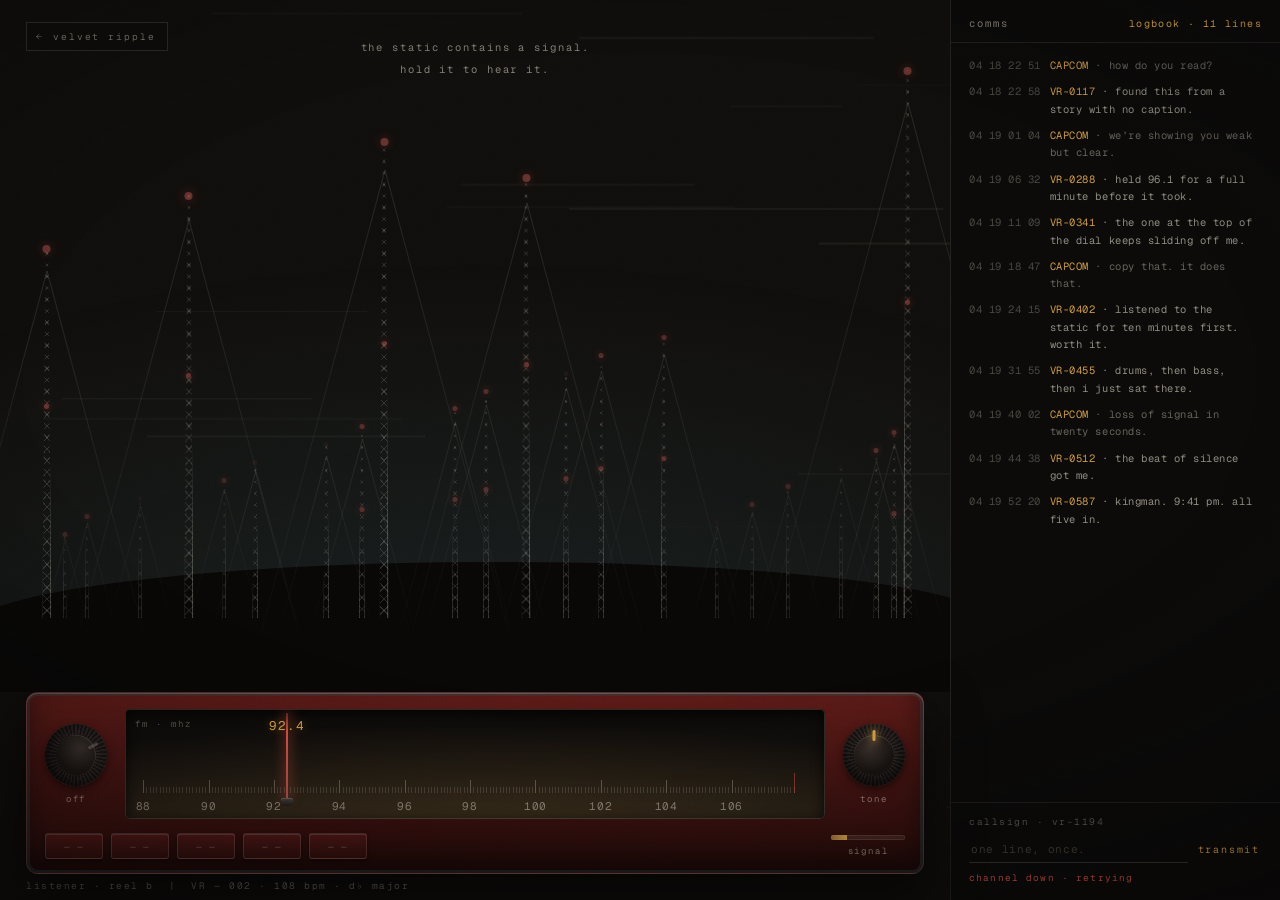
<file: 108.html>
<!DOCTYPE html>
<html lang="en">
<head>
<meta charset="utf-8">
<meta name="viewport" content="width=device-width, initial-scale=1, maximum-scale=1, user-scalable=no">
<title>108.0 — Velvet Ripple</title>
<meta name="robots" content="noindex,follow">
<link rel="canonical" href="https://velvetripple.art/108.html">
<meta name="description" content="An analog radio band with five signals hidden in it. A room built by Velvet Ripple, indie psychedelia from Phoenix, Arizona.">
<meta name="theme-color" content="#100E0C">
<meta property="og:type" content="website">
<meta property="og:site_name" content="Velvet Ripple">
<meta property="og:url" content="https://velvetripple.art/108.html">
<meta property="og:title" content="108.0">
<meta property="og:description" content="Five signals are hiding on the band. The needle almost never sticks.">
<meta property="og:image" content="https://velvetripple.art/assets/og/velvet-ripple-108-og.png">
<meta property="og:image:width" content="1200">
<meta property="og:image:height" content="630">
<meta property="og:image:alt" content="A slide-rule radio dial marked 88 to 108, tuned past the end of the band.">
<meta name="twitter:card" content="summary_large_image">
<meta name="twitter:title" content="108.0">
<meta name="twitter:description" content="Five signals are hiding on the band. The needle almost never sticks.">
<meta name="twitter:image" content="https://velvetripple.art/assets/og/velvet-ripple-108-og.png">
<link rel="icon" href="assets/velvet-ripple-favicon.png">
<style>
@font-face{font-family:"Gloock";src:url("fonts/Gloock-Regular.ttf") format("truetype");font-weight:400;font-display:swap}
@font-face{font-family:"Geist Mono";src:url("fonts/GeistMono-VariableFont_wght.ttf") format("truetype");font-weight:100 900;font-display:swap}
*{margin:0;padding:0;box-sizing:border-box}
:root{--bone:#EFE7D6;--ink:#161311;--night:#100E0C;--honey:#D9A24B;--sig:#E05548;--sig-d:#B4524B;--ox:#6B1E1A;--teal:#2B4549}
html,body{height:100%}
body{background:var(--night);color:rgba(239,231,214,.62);font-family:"Geist Mono",monospace;overflow:hidden;-webkit-font-smoothing:antialiased;-webkit-tap-highlight-color:transparent}
a{color:var(--honey);text-decoration:none}a:hover{color:var(--bone)}
.mono{font-family:"Geist Mono",monospace;font-size:10.5px;letter-spacing:.18em;text-transform:lowercase}
#bands{position:fixed;inset:0;z-index:1;pointer-events:none}
.grain{position:fixed;inset:0;z-index:6;pointer-events:none;opacity:.5;mix-blend-mode:overlay;background-image:url("data:image/svg+xml,%3Csvg xmlns='http://www.w3.org/2000/svg' width='160' height='160'%3E%3Cfilter id='n'%3E%3CfeTurbulence type='fractalNoise' baseFrequency='.9' numOctaves='2'/%3E%3C/filter%3E%3Crect width='160' height='160' filter='url(%23n)' opacity='.42'/%3E%3C/svg%3E")}
.vig{position:fixed;inset:0;z-index:5;pointer-events:none;background:radial-gradient(120% 90% at 50% 42%,transparent 40%,rgba(4,3,3,.72) 100%)}
.stage{position:fixed;inset:0;z-index:2;display:grid;grid-template-columns:1fr 330px}
.left{position:relative;display:grid;grid-template-rows:1fr auto;min-width:0;user-select:none;-webkit-user-select:none}

/* ---------- the array ---------- */
.array{position:relative;overflow:hidden}
.sky{position:absolute;inset:0;background:radial-gradient(150% 100% at 50% 100%,rgba(43,69,73,.34),rgba(16,14,12,0) 62%)}
.ridge{position:absolute;left:-4%;right:-4%;bottom:0;height:130px;background:#080706;border-radius:52% 48% 0 0/70px 58px 0 0}
.ridge2{position:absolute;left:-10%;right:-10%;bottom:0;height:78px;background:#0C0A09;border-radius:60% 40% 0 0/44px 62px 0 0;opacity:.9}
.masts{position:absolute;inset:0}
.mast{position:absolute;bottom:74px;transform-origin:bottom center}
.truss{position:relative;width:100%;height:100%;clip-path:polygon(36% 0,64% 0,100% 100%,0 100%);
  background:repeating-linear-gradient(46deg,rgba(239,231,214,.15) 0 1px,transparent 1px 8px),repeating-linear-gradient(-46deg,rgba(239,231,214,.15) 0 1px,transparent 1px 8px),linear-gradient(90deg,rgba(239,231,214,.22) 0 1px,transparent 1px calc(100% - 1px),rgba(239,231,214,.22) calc(100% - 1px) 100%)}
.mast .wire{position:absolute;top:6%;left:50%;width:1px;height:100%;transform-origin:top center;background:linear-gradient(rgba(239,231,214,.11),rgba(239,231,214,.015))}
.mast .w1{transform:rotate(15deg)}.mast .w2{transform:rotate(-15deg)}
.beacon{position:absolute;left:50%;translate:-50% 0;width:5px;height:5px;border-radius:50%;background:var(--sig-d);
  box-shadow:0 0 7px 2px rgba(224,85,72,.28);opacity:var(--b,.5);animation:blink var(--per,2s) steps(1,end) infinite var(--del,0s)}
.mast.station .beacon.top{width:8px;height:8px}
.mast.station{--glow:0}
.mast.station .beacon.top{background:color-mix(in oklab,var(--sig-d),var(--sig) calc(var(--glow)*100%));
  box-shadow:0 0 calc(9px + var(--glow)*26px) calc(2px + var(--glow)*7px) rgba(224,85,72,calc(.26 + var(--glow)*.5))}
.mast.station .truss{background:repeating-linear-gradient(46deg,rgba(239,231,214,calc(.15 + var(--glow)*.2)) 0 1px,transparent 1px 8px),repeating-linear-gradient(-46deg,rgba(239,231,214,calc(.15 + var(--glow)*.2)) 0 1px,transparent 1px 8px),linear-gradient(90deg,rgba(239,231,214,calc(.22 + var(--glow)*.3)) 0 1px,transparent 1px calc(100% - 1px),rgba(239,231,214,calc(.22 + var(--glow)*.3)) calc(100% - 1px) 100%)}
.mast.locked .beacon{animation:none;opacity:1}
body[data-beat="on"] .beacon{animation:none!important}
.mast.secret{--glow:0}
.mast.secret .beacon.top{opacity:calc(.1 + var(--glow) * .9);background:color-mix(in oklab,var(--sig-d),var(--honey) calc(var(--glow) * 100%));box-shadow:0 0 calc(4px + var(--glow) * 22px) calc(1px + var(--glow) * 6px) rgba(217,162,75,calc(var(--glow) * .55))}
.mast.found .beacon.top{background:var(--honey);opacity:1;box-shadow:0 0 16px 5px rgba(217,162,75,.45)}
.mast.found .truss{background:repeating-linear-gradient(46deg,rgba(239,231,214,.3) 0 1px,transparent 1px 8px),repeating-linear-gradient(-46deg,rgba(239,231,214,.3) 0 1px,transparent 1px 8px),linear-gradient(90deg,rgba(239,231,214,.34) 0 1px,transparent 1px calc(100% - 1px),rgba(239,231,214,.34) calc(100% - 1px) 100%)}
.mast.locked .beacon.top{background:var(--sig);box-shadow:0 0 22px 6px rgba(224,85,72,.5)}
body[data-sync="on"] .beacon{animation:pulse .5555s ease-in-out infinite!important;opacity:1}body[data-sync="on"] .array{opacity:.16;filter:saturate(.5);transition:opacity 3.6s ease,filter 3.6s ease}
body[data-sync="on"] .set{opacity:.5;transition:opacity 3.6s ease}
body[data-sync="on"] .comms{opacity:.62;transition:opacity 3.6s ease}
body[data-after="on"] .array{opacity:1;filter:none}
body[data-after="on"] .set{opacity:.94}
body[data-after="on"] .comms{opacity:1}
.array,.set,.comms{transition:opacity 1.2s ease}
@keyframes blink{0%,42%{opacity:.9}43%,100%{opacity:.12}}
@keyframes pulse{0%,100%{opacity:.22}50%{opacity:1}}
.stamp{position:absolute;bottom:52px;translate:-50% 0;white-space:nowrap;color:rgba(239,231,214,.5);opacity:0;transition:opacity 1.2s ease}
.stamp.on{opacity:1}
.stamp.placed{translate:0 0}
.stamp.hint{white-space:normal;width:30ch;text-align:center;font-size:9.5px;line-height:1.85;color:rgba(217,162,75,.78);translate:0 0;padding:8px 10px;background:radial-gradient(58% 66% at 50% 50%,rgba(8,7,6,.94),rgba(8,7,6,.72) 62%,rgba(8,7,6,0));text-shadow:0 0 9px rgba(8,7,6,.95),0 0 3px rgba(8,7,6,.9)}
.stamp.hint.on{opacity:var(--qa,1)}
.mast.calling .beacon.top{animation:call 3.4s ease-in-out infinite!important;opacity:1!important;background:var(--honey)!important;box-shadow:0 0 18px 5px rgba(217,162,75,.4)!important}
@keyframes call{0%,100%{opacity:.12}50%{opacity:1}}
.hail{position:absolute;top:36px;left:0;right:0;text-align:center;color:rgba(239,231,214,.5);line-height:2.1;transition:opacity 1.6s ease}
.ghost{position:absolute;top:calc(50% - 8px);left:0;right:0;text-align:center;color:rgba(239,231,214,.34);opacity:0;transition:opacity 1.1s ease;font-style:normal;letter-spacing:.14em}
.ghost.on{opacity:1}

/* ---------- the set — oxblood bakelite, honey dial glass, teal bevel ---------- */
.set{margin:0 26px 26px;padding:16px 18px 14px;border-radius:12px;border:1px solid rgba(239,231,214,.16);
  background:linear-gradient(#5C1B17,#3E1210 58%,#290D0B);
  box-shadow:inset 0 1px 0 rgba(239,231,214,.2),inset 0 0 0 3px rgba(43,69,73,.4),inset 0 -16px 30px rgba(0,0,0,.5),0 22px 54px rgba(0,0,0,.66)}
.setrow{display:grid;grid-template-columns:auto 1fr auto;gap:18px;align-items:center}
.knob{width:62px;height:62px;border-radius:50%;position:relative;cursor:grab;touch-action:none;flex:none;
  background:radial-gradient(70% 70% at 50% 30%,#241E1C,#141110);
  box-shadow:inset 0 0 0 1px rgba(239,231,214,.2),0 3px 8px rgba(0,0,0,.55)}
.knob:active{cursor:grabbing}
.knob .face{position:absolute;inset:0;border-radius:50%;rotate:var(--rot,-140deg);
  background:repeating-conic-gradient(from 0deg,#2C2523 0deg 4deg,#191514 4deg 8deg);
  box-shadow:inset 0 -6px 14px rgba(0,0,0,.7)}
.knob .face::after{content:"";position:absolute;inset:11px;border-radius:50%;background:radial-gradient(60% 60% at 40% 32%,#3A312C,#171310);box-shadow:inset 0 1px 0 rgba(239,231,214,.14)}
.knob .mark{position:absolute;left:50%;top:6px;width:3px;height:11px;background:var(--honey);translate:-50% 0;z-index:2;border-radius:2px;box-shadow:0 0 8px 1px rgba(217,162,75,.75)}
.knob.off .mark{background:rgba(239,231,214,.22);box-shadow:none}
.klabel{text-align:center;margin-top:7px;color:rgba(239,231,214,.5);font-size:9px;letter-spacing:.2em}
.glass{position:relative;height:110px;border-radius:5px;overflow:hidden;cursor:ew-resize;touch-action:none;
  background:radial-gradient(130% 150% at 50% 128%,rgba(217,162,75,.26),rgba(217,162,75,.06) 58%,transparent 76%),linear-gradient(#0D0B09,#161311);
  box-shadow:inset 0 0 0 1px rgba(239,231,214,.16),inset 0 3px 14px rgba(0,0,0,.85)}
.scale{position:absolute;left:0;right:0;bottom:0;top:0}
.tick{position:absolute;bottom:26px;width:1px;background:rgba(239,231,214,.3)}
.tick.min{height:6px;background:rgba(239,231,214,.16)}
.tick.maj{height:13px}
.numl{position:absolute;bottom:6px;translate:-50% 0;font-size:11px;letter-spacing:.06em;color:rgba(239,231,214,.5);font-variant-numeric:tabular-nums}
.endmark{position:absolute;bottom:26px;width:1px;height:20px;background:rgba(224,85,72,.5)}
.past{position:absolute;bottom:6px;translate:-50% 0;font-size:11px;color:var(--honey);opacity:0;transition:opacity 1.4s ease;font-variant-numeric:tabular-nums}
.past.on{opacity:1}
/* the readout rides the needle across the top of the glass and runs
   straight through this label at the bottom of the band. js fades it out
   as the needle closes in. */
.band-l{position:absolute;left:10px;top:9px;font-size:9px;letter-spacing:.24em;color:rgba(239,231,214,.34);
  transition:opacity .35s ease;pointer-events:none}
.needle{position:absolute;top:4px;bottom:20px;width:2px;translate:-1px 0;background:linear-gradient(rgba(224,85,72,.4),var(--sig) 22%,var(--sig-d));box-shadow:0 0 12px 2px rgba(224,85,72,.45)}
.needle::after{content:"";position:absolute;left:-5px;bottom:-7px;width:12px;height:8px;background:linear-gradient(#4A413B,#221D19);border-radius:2px;box-shadow:inset 0 1px 0 rgba(239,231,214,.2)}
.read{position:absolute;top:8px;translate:-50% 0;font-size:12.5px;letter-spacing:.08em;color:var(--honey);font-variant-numeric:tabular-nums;white-space:nowrap;text-shadow:0 0 10px rgba(217,162,75,.45)}
.hold{position:absolute;bottom:22px;height:2px;background:var(--honey);box-shadow:0 0 8px rgba(217,162,75,.7);width:0;opacity:.9}
.vu{width:74px;flex:none}
.vubar{height:5px;border-radius:2px;background:rgba(239,231,214,.09);overflow:hidden;box-shadow:inset 0 0 0 1px rgba(239,231,214,.1)}
.vufill{height:100%;width:0;background:linear-gradient(90deg,rgba(217,162,75,.6),var(--honey));transition:width .09s linear}
.presets{display:flex;gap:8px;margin-top:14px;align-items:center;flex-wrap:wrap}
.pre{flex:none;width:58px;height:26px;border-radius:3px;border:1px solid rgba(239,231,214,.16);background:linear-gradient(#4E1715,#2C0E0C);
  color:rgba(239,231,214,.3);font-family:inherit;font-size:9.5px;letter-spacing:.1em;cursor:default;
  box-shadow:inset 0 1px 0 rgba(239,231,214,.16),0 2px 4px rgba(0,0,0,.5);font-variant-numeric:tabular-nums}
/* NB: this state class must never be called `set` — `.set` is the radio
   cabinet, and a preset button carrying it inherits the cabinet's margin
   and padding (which .pre never overrides), blowing the strip onto two
   rows and shoving the whole radio up the screen. */
.pre.saved{color:var(--honey);cursor:pointer;border-color:rgba(217,162,75,.34)}
.pre.saved:hover{color:var(--bone)}
.pre:active{translate:0 1px}
.corner{display:flex;gap:16px;align-items:center;margin-left:auto;color:rgba(239,231,214,.34)}

/* ---------- comms ---------- */
.comms{border-left:1px solid rgba(239,231,214,.1);background:#0B0A09;display:grid;grid-template-rows:auto 1fr auto;min-height:0}
.chead{padding:16px 18px 12px;border-bottom:1px solid rgba(239,231,214,.09);display:flex;justify-content:space-between;align-items:baseline;gap:10px}
.chead .t{color:rgba(239,231,214,.5)}
.chead .n{color:var(--honey);font-size:10px;letter-spacing:.14em}
.log{overflow-y:auto;padding:14px 18px 18px;display:flex;flex-direction:column;gap:9px;scrollbar-width:thin;scrollbar-color:rgba(239,231,214,.16) transparent}
.log::-webkit-scrollbar{width:6px}.log::-webkit-scrollbar-thumb{background:rgba(239,231,214,.16)}
.line{font-size:10.5px;line-height:1.65;letter-spacing:.05em;display:grid;grid-template-columns:auto 1fr auto;gap:9px;opacity:0;animation:fadein 1.1s ease forwards}
@keyframes fadein{to{opacity:1}}
.line .ts{color:rgba(239,231,214,.26);font-variant-numeric:tabular-nums;white-space:nowrap}
.line .body{color:rgba(239,231,214,.56)}
.line .cs{color:rgba(217,162,75,.9)}
.line.capcom .body{color:rgba(239,231,214,.38)}
.line.mine .body{color:var(--bone)}
.line.acq .body{color:rgba(224,85,72,.9)}
.cfoot{border-top:1px solid rgba(239,231,214,.09);padding:12px 18px 16px;display:flex;flex-direction:column;gap:8px}
.cfoot .you{color:rgba(239,231,214,.34);font-size:9.5px;letter-spacing:.16em}
.cin{display:flex;gap:8px}
input{flex:1;min-width:0;background:transparent;border:none;border-bottom:1px solid rgba(239,231,214,.18);color:var(--bone);font-family:inherit;font-size:11px;letter-spacing:.06em;padding:6px 2px;outline:none}
input::placeholder{color:rgba(239,231,214,.24)}
input:focus{border-bottom-color:var(--honey)}
.send{background:none;border:none;color:var(--honey);font-family:inherit;font-size:10px;letter-spacing:.18em;cursor:pointer;padding:6px 2px}
.send:hover{color:var(--bone)}
.spent{color:rgba(239,231,214,.28);font-size:9.5px;letter-spacing:.12em}
.spent.warn{color:rgba(224,85,72,.9)}
/* withdraw — rendered only on your own lines. it is a request, not a
   permission: postgres checks the browser's token and decides. */
.del{grid-column:3;align-self:start;background:none;border:none;cursor:pointer;
  color:rgba(239,231,214,.22);font-family:inherit;font-size:12px;line-height:1.35;
  padding:0 1px;opacity:0;transition:opacity .25s ease,color .25s ease}
.line:hover .del,.del:focus-visible{opacity:1}
.del:hover{color:rgba(224,85,72,.95)}
.del:focus-visible{outline:1px solid var(--honey);outline-offset:2px}
@media (hover:none){.del{opacity:.5}}
.line.going{opacity:.28;transition:opacity .3s ease}
/* removing anyone else's line is done from the supabase dashboard.
   there is no moderator field in the page by design. */

/* ---------- claim ---------- */
.claim{position:fixed;inset:0;z-index:7;display:grid;place-items:center;align-content:center;overflow-y:auto;background:radial-gradient(58% 56% at 50% 50%,rgba(8,7,6,.88),rgba(8,7,6,.5) 66%,rgba(8,7,6,.12));opacity:0;pointer-events:none;transition:opacity 2.2s ease;padding:24px}
.claim.on{opacity:1;pointer-events:none}
.btn,.link{pointer-events:auto}
.card{--cov:min(78vw,36vh,368px);display:flex;flex-direction:column;gap:clamp(10px,2.2vh,18px);align-items:center;text-align:center;max-width:420px;margin:auto;translate:0 var(--shift,0px)}
.cover{width:var(--cov);aspect-ratio:1/1;overflow:hidden;background:#1A1512;box-shadow:0 26px 70px rgba(0,0,0,.7)}
.cover img{width:100%;height:100%;object-fit:cover;transform:scale(1.06);transition:transform 6s ease,filter 3s ease;filter:saturate(.92)}
.claim.on .cover img{transform:scale(1)}
.ctitle{font-family:"Gloock",serif;font-size:clamp(22px,4vh,30px);color:var(--bone);line-height:1.1}
.cline{color:rgba(239,231,214,.6);font-size:11.5px;letter-spacing:.14em;line-height:2}
.btns{display:flex;flex-direction:column;gap:14px;align-items:center;width:var(--cov);margin-top:6px}
.btn{width:100%;min-width:220px;border:1px solid rgba(217,162,75,.55);background:rgba(217,162,75,.1);color:var(--honey);font-family:inherit;font-size:10.5px;letter-spacing:.18em;padding:14px 16px;cursor:pointer;white-space:nowrap;backdrop-filter:blur(2px)}
.btn:hover{background:var(--honey);color:#181310}
.link{background:none;border:none;color:rgba(239,231,214,.44);font-family:inherit;font-size:10.5px;letter-spacing:.2em;cursor:pointer;border-bottom:1px solid rgba(239,231,214,.2);padding-bottom:3px}
.link:hover{color:var(--bone)}
.cmark{position:fixed;left:26px;bottom:8px;z-index:4;color:rgba(239,231,214,.3);font-size:9.5px;letter-spacing:.16em}
.home{position:fixed;left:26px;top:22px;z-index:7;display:inline-flex;align-items:center;gap:9px;color:rgba(239,231,214,.4);font-size:9.5px;letter-spacing:.2em;padding:7px 11px 7px 9px;border:1px solid rgba(239,231,214,.12);background:rgba(11,10,9,.5);transition:color .5s ease,border-color .5s ease}
.home:hover{color:var(--bone);border-color:rgba(217,162,75,.5)}
.home span{opacity:.7}
.recall{position:absolute;top:30px;left:50%;translate:-50% 0;z-index:2;white-space:nowrap;color:rgba(217,162,75,.6);font-size:9px;letter-spacing:.16em;opacity:0;transition:opacity 1.4s ease;pointer-events:none}
.recall.on{opacity:1}
.risen{position:fixed;inset:0;z-index:6;display:grid;place-items:center;pointer-events:none;padding:26px;opacity:0;transition:opacity 1.4s ease}
.risen.on{opacity:1}
.risen span{font-family:"Gloock",serif;font-size:clamp(26px,4.6vw,44px);line-height:1.15;color:var(--bone);text-align:center;text-shadow:0 0 46px rgba(217,162,75,.4)}
.reveal{position:fixed;inset:0;z-index:6;display:grid;place-items:center;align-content:center;gap:16px;padding:26px;pointer-events:none;text-align:center;opacity:0;transition:opacity 1s ease}
.reveal.on{opacity:1}
.reveal .rc{color:rgba(239,231,214,.52);letter-spacing:.22em;font-size:10.5px;min-height:12px}
.reveal .rl{font-family:"Gloock",serif;font-size:calc(clamp(21px,3.2vw,33px) * var(--q,1));line-height:1.22;color:var(--bone);max-width:22ch;opacity:var(--qa,1);text-shadow:0 0 42px rgba(217,162,75,.34);transition:font-size .8s ease,opacity .8s ease}
.reveal .rs{color:rgba(217,162,75,.6);letter-spacing:.24em;font-size:9px}
.spark{position:fixed;z-index:6;width:6px;height:6px;margin:-3px 0 0 -3px;border-radius:50%;background:var(--bone);box-shadow:0 0 16px 5px rgba(217,162,75,.55);pointer-events:none;
  transition:left 1.05s cubic-bezier(.3,.7,.2,1),top 1.05s cubic-bezier(.3,.7,.2,1),width .9s ease,height .9s ease,margin .9s ease,opacity .5s ease}

@media (max-width:1040px){
  .stage{grid-template-columns:1fr}
  .comms{position:fixed;right:0;top:0;bottom:0;width:min(88vw,330px);z-index:8;transform:translateX(100%);transition:transform .5s cubic-bezier(.2,.7,.2,1)}
  body[data-comms="open"] .comms{transform:translateX(0)}
  .commstab{position:fixed;right:0;top:14px;z-index:9;border:1px solid rgba(239,231,214,.14);border-right:none;background:#131110;color:rgba(239,231,214,.5);font-family:inherit;font-size:9.5px;letter-spacing:.18em;padding:9px 12px;cursor:pointer}
  .set{margin:0 12px 30px;padding:14px}
  .setrow{gap:12px}.knob{width:50px;height:50px}
  .glass{height:120px}
  /* the band is ~212px wide here. at 0.1 mhz per tick that is a tick
     every 0.98px — a solid smear rather than a slide rule. drop to 0.5
     mhz, and label every 4 mhz instead of every 2 (88/90/…/106 overlap
     by 2px at this width once the numbers reach three digits). */
  .tick.min:not(.half){display:none}
  .numl:not(.q4){display:none}
  .numl{font-size:10px}
  .band-l{letter-spacing:.16em}
  .recall{font-size:8.5px;letter-spacing:.12em}
  .cmark{left:14px}
  .home{left:14px;top:14px;font-size:9px}
}
@media (min-width:1041px){.commstab{display:none}}
@media (prefers-reduced-motion:reduce){.beacon{animation:none!important}}
</style>
</head>
<body data-comms="closed">

<canvas id="bands"></canvas>

<div class="stage">
  <div class="left">
    <div class="array" id="array">
      <div class="sky"></div>
      <div class="ridge2"></div>
      <div class="ridge"></div>
      <div class="masts" id="masts"></div>
      <div class="hail mono" id="hail">the static contains a signal.<br>hold it to hear it.</div>
      <div class="ghost mono" id="ghost"></div>
    </div>

    <div class="set">
      <div class="setrow">
        <div>
          <div class="knob off" id="knobPower"><span class="face"><span class="mark"></span></span></div>
          <div class="klabel" id="powerLabel">off</div>
        </div>
        <div class="glass" id="glass">
          <span class="band-l">fm · mhz</span>
          <div class="scale" id="scale"></div>
          <div class="hold" id="hold"></div>
          <div class="needle" id="needle"></div>
          <div class="read" id="read">—</div>
          <div class="recall mono" id="recall">tune back to 108.0 for the transmission.</div>
        </div>
        <div>
          <div class="knob" id="knobTone"><span class="face"><span class="mark"></span></span></div>
          <div class="klabel">tone</div>
        </div>
      </div>
      <div class="presets">
        <button class="pre" data-i="0">— —</button>
        <button class="pre" data-i="1">— —</button>
        <button class="pre" data-i="2">— —</button>
        <button class="pre" data-i="3">— —</button>
        <button class="pre" data-i="4">— —</button>
        <div class="corner">
          <div class="vu"><div class="vubar"><div class="vufill" id="vufill"></div></div><div class="klabel" style="margin-top:5px">signal</div></div>
        </div>
      </div>
    </div>
  </div>

  <div class="comms">
    <div class="chead">
      <span class="t mono">comms</span>
      <span class="n" id="tuned">— tuned in</span>
    </div>
    <div class="log" id="clog"></div>
    <div class="cfoot">
      <span class="you mono" id="you">callsign · —</span>
      <div class="cin">
        <input id="cinput" maxlength="80" placeholder="one line, once." autocomplete="off" spellcheck="false">
        <button class="send" id="csend">transmit</button>
      </div>
      <span class="spent" id="cspent"></span>
    </div>
  </div>
</div>

<button class="commstab" id="commstab">comms</button>

<div class="risen" id="risen"><span>you found the frequency.</span></div>
<div class="reveal" id="reveal"><span class="rc mono" id="rcount"></span><span class="rl" id="rline"></span><span class="rs mono">VR — 002</span></div>

<div class="claim" id="claim">
  <div class="card">
    <div class="cover"><img src="assets/photos/vr-002-cover.jpg" alt="The cover of Frequency by Velvet Ripple"></div>
    <div class="ctitle">all five, together.</div>
    <div class="cline">frequency — september 4.</div>
    <div class="btns">
      <button class="btn" id="btnClaim" data-href="https://ditto.fm/frequency-velvet-ripple">claim the transmission</button>
      <button class="link" id="btnKeep">keep searching</button>
    </div>
  </div>
</div>

<a class="home mono" href="index.html#forming"><span>&larr;</span>velvet ripple</a>
<div class="cmark">listener · reel b &nbsp;|&nbsp; VR — 002 · 108 bpm · d♭ major</div>
<div class="vig"></div>
<div class="grain"></div>

<script src="comms-config.js"></script>
<script src="dial-audio.js"></script>
<script src="dial-ui.js"></script>
</body>
</html>
</file>
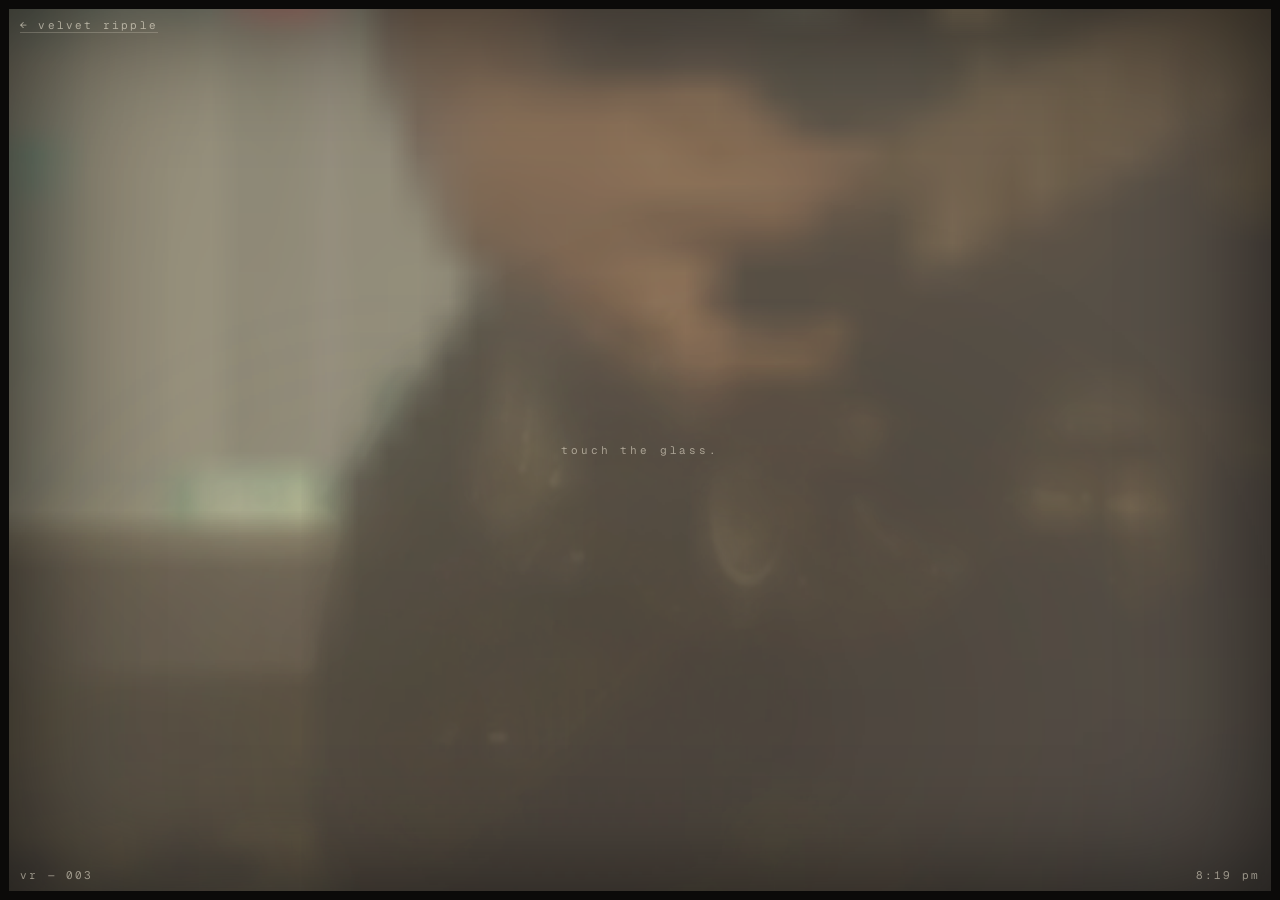
<file: 645.html>
<!DOCTYPE html>
<html lang="en">
<head>
<meta charset="UTF-8">
<meta name="viewport" content="width=device-width, initial-scale=1, viewport-fit=cover">
<title>645 — velvet ripple</title>
<meta name="robots" content="noindex,follow">
<meta name="theme-color" content="#161311">
<meta property="og:title" content="645">
<meta property="og:description" content="a window. velvet ripple.">
<meta property="og:url" content="https://velvetripple.art/645.html">
<meta property="og:image" content="https://velvetripple.art/assets/og/velvet-ripple-og.png">
<link rel="icon" href="assets/velvet-ripple-favicon.png">
<style>
@font-face{font-family:"Gloock";src:url("fonts/Gloock-Regular.ttf") format("truetype");font-weight:400;font-display:swap}
@font-face{font-family:"Geist Mono";src:url("fonts/GeistMono-VariableFont_wght.ttf") format("truetype");font-weight:100 900;font-display:swap}
html,body{margin:0;height:100%;background:#0B0A09;color:#EFE7D6;overflow:hidden;font-family:"Geist Mono",ui-monospace,monospace}
#room{position:fixed;inset:0;width:100%;height:100%;object-fit:cover;display:block;transform:scale(1.02);will-change:transform}
#glass{position:fixed;inset:0;touch-action:none;cursor:crosshair;user-select:none;-webkit-user-select:none}
body[data-ready="no"] #glass{cursor:default}
.frame{position:fixed;inset:0;pointer-events:none;box-shadow:inset 0 0 0 9px #0B0A09,inset 0 0 140px rgba(0,0,0,.72)}
#dusk{position:fixed;inset:0;background:#161311;opacity:0;transition:opacity 3.4s ease;pointer-events:none}
body[data-ended="on"] #dusk{opacity:.7}
body[data-ended="on"] .hint{opacity:0}
.namer{position:fixed;display:none;align-items:center;gap:6px;padding:4px 0 2px;border-bottom:1px solid rgba(239,231,214,.35);background:rgba(11,10,9,.6);z-index:5}
.namer.on{display:flex}
.namer input{background:none;border:none;outline:none;color:#EFE7D6;font-family:"Geist Mono",ui-monospace,monospace;font-size:12px;letter-spacing:.18em;width:200px;padding:5px 8px}
.namer input::placeholder{color:rgba(239,231,214,.45);letter-spacing:.18em}
.namer button{background:none;border:none;color:#D9A24B;font-family:"Geist Mono",ui-monospace,monospace;font-size:13px;cursor:pointer;padding:2px 10px}
.mono{position:fixed;font-size:11px;letter-spacing:.2em;color:rgba(239,231,214,.55);pointer-events:none;margin:0}
.home{top:18px;left:20px;pointer-events:auto;text-decoration:none;color:rgba(239,231,214,.6);border-bottom:1px solid rgba(239,231,214,.22);transition:color .4s}
.home:hover{color:#D9A24B;border-bottom-color:rgba(217,162,75,.5)}
.stamp{bottom:18px;left:20px}
.clock{bottom:18px;right:20px;font-variant-numeric:tabular-nums;transition:color .8s}
.clock.live{color:#D9A24B}
.hint{top:50%;left:50%;transform:translate(-50%,-50%);text-align:center;letter-spacing:.26em;transition:opacity 1.4s ease;white-space:nowrap}
body[data-started="yes"] .hint{opacity:0}
.said{position:fixed;left:8vw;right:8vw;top:50%;transform:translateY(-50%);margin:0;font-family:"Gloock",serif;font-size:clamp(26px,4.6vw,60px);line-height:1.22;color:#EFE7D6;opacity:0;transition:opacity 3.2s ease;pointer-events:none;text-wrap:balance;text-shadow:0 0 28px rgba(11,10,9,.55)}
.said small{display:block;margin-top:24px;font-family:"Geist Mono",ui-monospace,monospace;font-size:11px;letter-spacing:.22em;color:rgba(239,231,214,.5)}
.said .go{display:inline-block;margin-top:26px;font-family:"Geist Mono",ui-monospace,monospace;font-size:12px;letter-spacing:.24em;color:#D9A24B;text-decoration:none;border-bottom:1px solid rgba(217,162,75,.45);opacity:0;transition:opacity 1.8s ease .8s;pointer-events:none}
body[data-ended="on"] .said .go{opacity:1;pointer-events:auto}
.said .go:hover{color:#EFE7D6;border-bottom-color:rgba(239,231,214,.5)}
body[data-said="on"] .said{opacity:1}
@media (prefers-reduced-motion:reduce){#room{transition:none}}
</style>
</head>
<body data-ready="no" data-started="no" data-said="" data-press="" data-ended="">
<img id="room" src="assets/photos/guitar-desk.png" alt="a lit room seen through a window at night: one lamp, hands on a guitar">
<canvas id="glass" aria-label="a fogged window. move to wipe it clear; press and hold to leave a handprint, and give it a name if you like; stop, and the fog builds back, muffles the song, and ends it."></canvas>
<div class="frame" aria-hidden="true"></div>
<div id="dusk" aria-hidden="true"></div>
<a class="mono home" href="index.html#forming">&larr; velvet ripple</a>
<p class="mono hint" id="hint">the room is loading.</p>
<p class="said" id="said">maybe if i let it blur for a second.<br>i could stop watching and just fall.<small>glass walls · VR — 003</small><a class="go" href="https://ditto.fm/glass-walls-velvet-ripple" target="_blank" rel="noopener">listen &rarr;</a></p>
<span class="mono stamp">vr — 003</span>
<span class="mono clock" id="clock"></span>
<form class="namer" id="namer" autocomplete="off"><input id="namer-in" type="text" maxlength="24" placeholder="a name for the hand" aria-label="a name for the hand"><button type="submit" aria-label="keep the name">&rarr;</button></form>
<!-- THE PANE'S SETTINGS · edit here; nothing in pane.js needs touching.
  audio      the file that plays: ONE passage of the song, never the song. wav / m4a / mp3 all work.
             to change the passage: export that stretch from logic (mono, 32 kHz is plenty) into audio/,
             set "audio" to its name and "offset" to where it starts in the master, in seconds.
             or send me the two timestamps and i cut it.
  offset     where the audio file begins in the master (1:19.607 → 79.607).
  lyrics     [master seconds, "line"] — written into the fog as the passage reaches them. master time, so
             you can read it straight off logic; as many or as few lines as you like.
  lyricIn / lyricHold / lyricFade   seconds to write a line, hold it, and let the fog take it back.
  regrow     seconds for cleared glass to fog over completely. the fog never stops coming back; as it
             builds, the song muffles, and when it closes it ends the piece.
  nameMax    letters allowed in a name on a print. -->
<script id="pane-config" type="application/json">
{ "audio": "audio/glass-walls-pane.wav", "offset": 75.0,
  "lyrics": [[82.06, "i see it all so clearly"], [91.86, "through the glass, through the glass"], [101.65, "every detail sharp and gleaming"], [111.45, "but the sharpness doesn’t let me pass"]],
  "lyricIn": 1.6, "lyricHold": 6, "lyricFade": 26, "regrow": 55, "nameMax": 24 }
</script>
<script src="comms-config.js"></script>
<script src="pane.js" data-audio="audio/glass-walls-pane.wav"></script>
</body>
</html>
</file>
<file: colors_and_type.css>
/* ============================================================
   VELVET RIPPLE — Color & Type Foundations
   VR — 001 · Liquid Velvet Movement · MMXXVI
   ------------------------------------------------------------
   One font per role. One mark per page. One signature per post.
   Reserve bone + inkwell for ~70% of any composition.
   Saturated colors are spice, not the meal.
   ============================================================ */

/* ---------- FONTS ---------- */
@font-face {
  font-family: "Gloock";
  src: url("fonts/Gloock-Regular.ttf") format("truetype");
  font-weight: 400;
  font-style: normal;
  font-display: swap;
}
@font-face {
  font-family: "Boldonse";
  src: url("fonts/Boldonse-Regular.ttf") format("truetype");
  font-weight: 400;
  font-style: normal;
  font-display: swap;
}
@font-face {
  font-family: "Instrument Sans";
  src: url("fonts/InstrumentSans-VariableFont_wdth,wght.ttf") format("truetype");
  font-weight: 400 700;
  font-style: normal;
  font-display: swap;
}
@font-face {
  font-family: "Instrument Sans";
  src: url("fonts/InstrumentSans-Italic-VariableFont_wdth,wght.ttf") format("truetype");
  font-weight: 400 700;
  font-style: italic;
  font-display: swap;
}
@font-face {
  font-family: "Geist Mono";
  src: url("fonts/GeistMono-VariableFont_wght.ttf") format("truetype");
  font-weight: 100 900;
  font-style: normal;
  font-display: swap;
}
@font-face {
  font-family: "Geist Mono";
  src: url("fonts/GeistMono-Italic-VariableFont_wght.ttf") format("truetype");
  font-weight: 100 900;
  font-style: italic;
  font-display: swap;
}

:root {
  /* ============================================================
     COLOR — THE SYSTEM
     Each hue carries the temperature of a remembered hour.
     Use as climate, not decoration.
     ============================================================ */

  /* — Signature reds — */
  --vr-oxblood:     #6B1E1A; /* Signature. The velvet. Use as anchor.        */
  --vr-claret:      #8B2A2B; /* Secondary red. Aging wine. Subordinate.       */

  /* — Warm light — */
  --vr-burnt-amber: #C46B1F; /* Golden-hour heat. Sparingly, never large.     */
  --vr-honey:       #D9A24B; /* Warm light point. Highlights, marks, sun.     */

  /* — Cool counterweights — */
  --vr-moss:        #3A4A2E; /* Forest deep. Cold counterweight to amber.     */
  --vr-pond-teal:   #2B4549; /* Water, reflection. Behind type, under image.  */
  --vr-dusk:        #6F5C73; /* Rare lilac. One per release maximum.          */

  /* — Grounds — */
  --vr-bone:        #EFE7D6; /* Paper ground. The breathing field.            */
  --vr-inkwell:     #161311; /* Near-black. Type, structure, depth.           */

  /* ---------- SEMANTIC SURFACES ---------- */
  --bg:             var(--vr-bone);      /* default page ground               */
  --bg-deep:        var(--vr-inkwell);   /* inverted / night ground           */
  --bg-teal:        var(--vr-pond-teal); /* behind-type panel                 */
  --surface:        #F4EEE1;             /* card lift on bone (warmer paper)   */
  --surface-ink:    #1E1A17;            /* card lift on inkwell               */

  /* ---------- SEMANTIC FOREGROUNDS ---------- */
  --fg1:            var(--vr-inkwell);                /* primary text on bone   */
  --fg2:            rgba(22, 19, 17, 0.62);           /* secondary / muted      */
  --fg3:            rgba(22, 19, 17, 0.40);           /* faint / catalog marks  */
  --fg-on-deep1:    var(--vr-bone);                   /* primary text on ink    */
  --fg-on-deep2:    rgba(239, 231, 214, 0.60);        /* secondary on ink       */
  --fg-on-deep3:    rgba(239, 231, 214, 0.34);        /* faint on ink           */

  --accent:         var(--vr-oxblood);   /* anchor accent                     */
  --accent-warm:    var(--vr-honey);     /* highlight / sun                   */

  /* ---------- HAIRLINES ---------- */
  --rule:           rgba(22, 19, 17, 0.18);   /* divider on bone              */
  --rule-strong:    rgba(22, 19, 17, 0.42);
  --rule-on-deep:   rgba(239, 231, 214, 0.20);

  /* ============================================================
     TYPE — base families (one font per role, never deviate)
     ============================================================ */
  --font-display: "Gloock", "Cardo", "EB Garamond", Georgia, serif;   /* titles, song names, wordmark */
  --font-stamp:   "Boldonse", "Gloock", serif;                        /* stamps, emblems, ≤4 words    */
  --font-body:    "Instrument Sans", "Inter", system-ui, sans-serif;  /* captions, liner notes, copy  */
  --font-mono:    "Geist Mono", "IBM Plex Mono", ui-monospace, monospace; /* catalog, BPM, dates      */

  /* ---------- TYPE TOKENS (the artifact voice) ---------- */
  /* Display — Gloock, never bold, confident tracking */
  --wordmark-tracking: 0.34em;  /* linear wordmark +280            */
  --display-tracking:  0.012em;

  /* Fluid display sizes tuned for screen (brandbook is print-pt) */
  --fs-wordmark: clamp(2.4rem, 7vw, 5.5rem);  /* @kind font */
  --fs-title:    clamp(2rem, 5vw, 3.4rem);    /* @kind font */
  --fs-h1:       clamp(1.7rem, 3.6vw, 2.6rem); /* @kind font */
  --fs-h2:       clamp(1.3rem, 2.4vw, 1.75rem); /* @kind font */
  --fs-subtitle: 1rem;     /* Gloock italic ~16pt */
  --fs-tracklist:0.95rem;  /* Gloock ~14pt */
  --fs-body:     0.95rem;  /* Instrument Sans 9–10pt feel, generous leading */
  --fs-caption:  0.82rem;
  --fs-mono:     0.7rem;   /* Geist Mono 7pt — catalog marks */

  --lh-display:  1.04;     /* @kind font */
  --lh-body:     1.7;      /* @kind font */
}

/* ============================================================
   SEMANTIC ELEMENT STYLES
   Mix into any page for the house voice. Bone ground assumed.
   ============================================================ */

.vr-wordmark {
  font-family: var(--font-display);
  font-weight: 400;
  letter-spacing: var(--wordmark-tracking);
  text-transform: uppercase;
  line-height: 1.1;
  color: var(--fg1);
}
.vr-stamp {
  font-family: var(--font-stamp);
  font-weight: 400;
  letter-spacing: 0.02em;
  line-height: 1;
}
.vr-title, .vr-h1 {
  font-family: var(--font-display);
  font-weight: 400;
  letter-spacing: var(--display-tracking);
  line-height: var(--lh-display);
  color: var(--fg1);
}
.vr-title { font-size: var(--fs-title); }
.vr-h1    { font-size: var(--fs-h1); }
.vr-h2 {
  font-family: var(--font-display);
  font-weight: 400;
  font-size: var(--fs-h2);
  line-height: 1.12;
  color: var(--fg1);
}
.vr-subtitle {
  font-family: var(--font-display);
  font-style: italic;
  font-size: var(--fs-subtitle);
  color: var(--fg2);
  letter-spacing: 0.01em;
}
.vr-tracklist {
  font-family: var(--font-display);
  font-size: var(--fs-tracklist);
  letter-spacing: 0.02em;
  color: var(--fg1);
}
.vr-body {
  font-family: var(--font-body);
  font-weight: 400;
  font-size: var(--fs-body);
  line-height: var(--lh-body);
  color: var(--fg1);
}
.vr-caption {
  font-family: var(--font-body);
  font-size: var(--fs-caption);
  line-height: 1.55;
  color: var(--fg2);
}
.vr-mono, .vr-catalog {
  font-family: var(--font-mono);
  font-weight: 400;
  font-size: var(--fs-mono);
  letter-spacing: 0.14em;
  text-transform: uppercase;
  color: var(--fg3);
}

/* The catalog mark — signs every page, print, post */
.vr-catalog::before { content: ""; }
</file>
